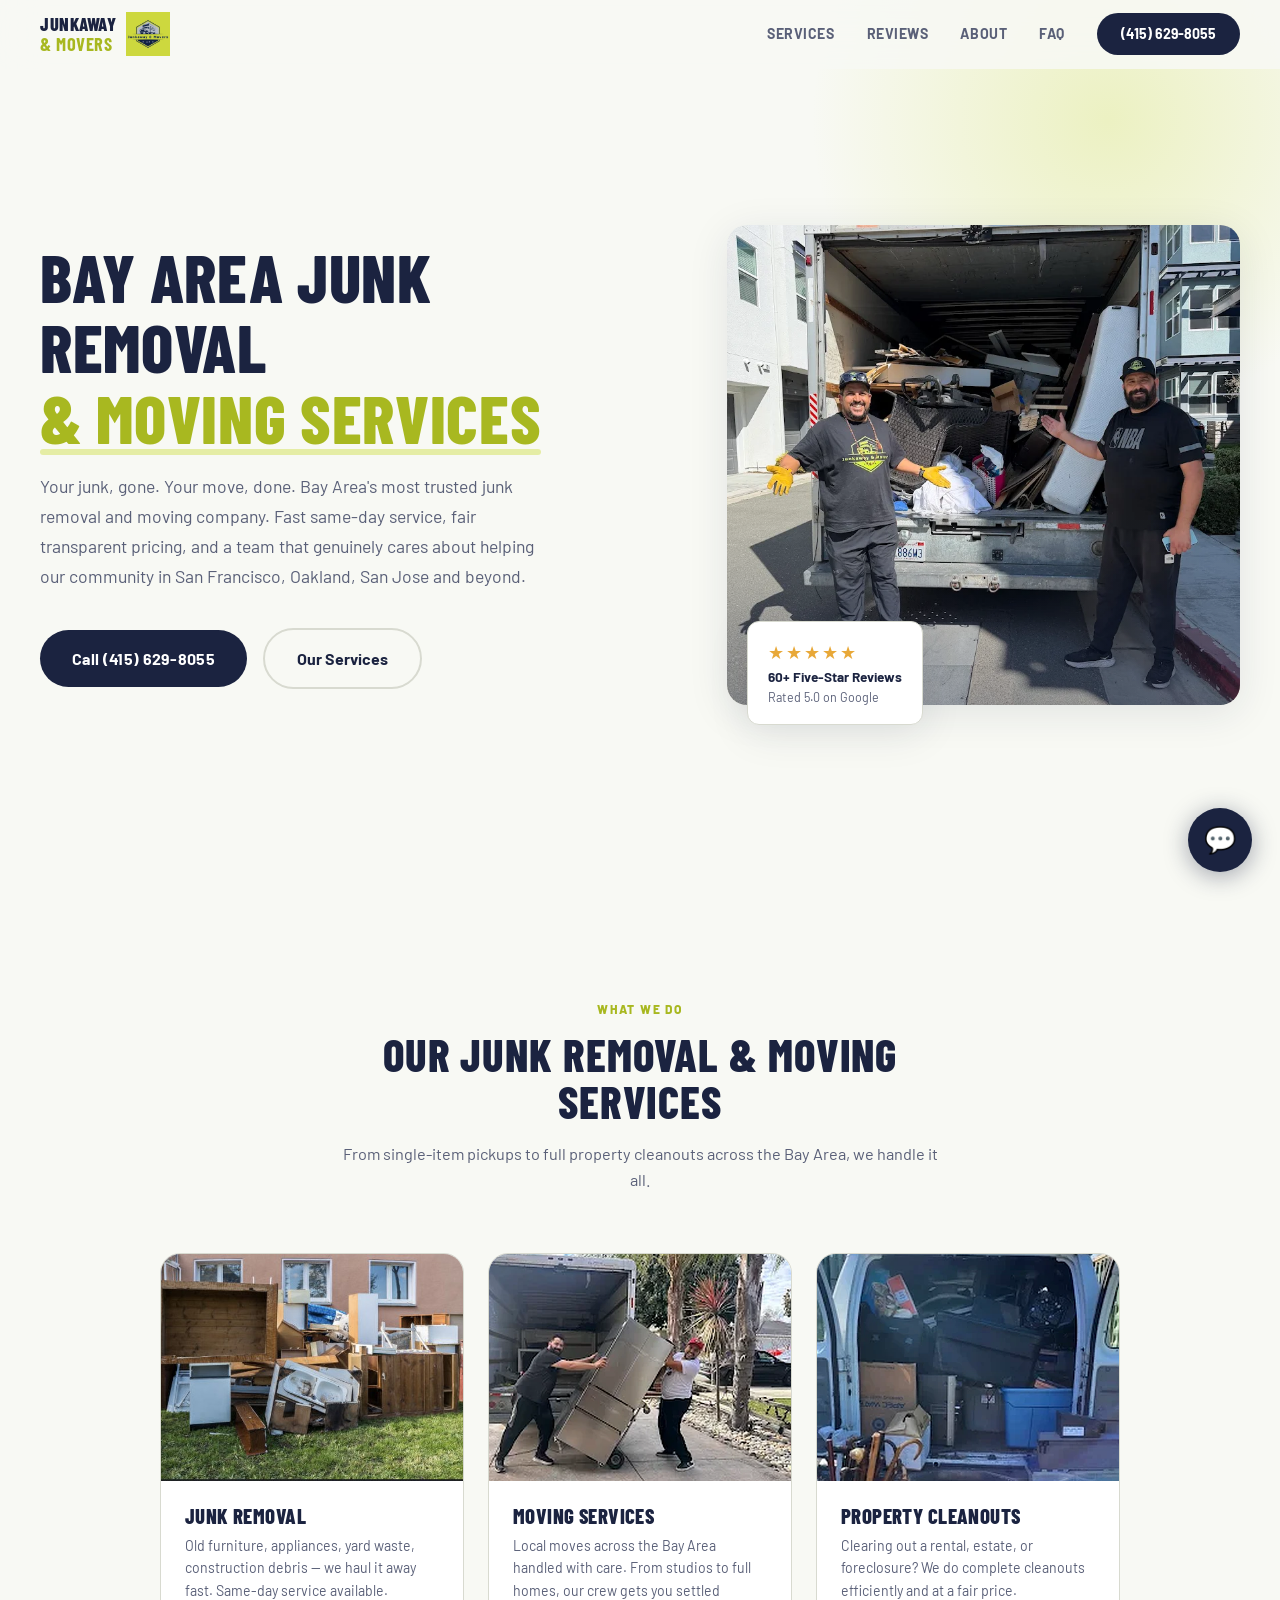
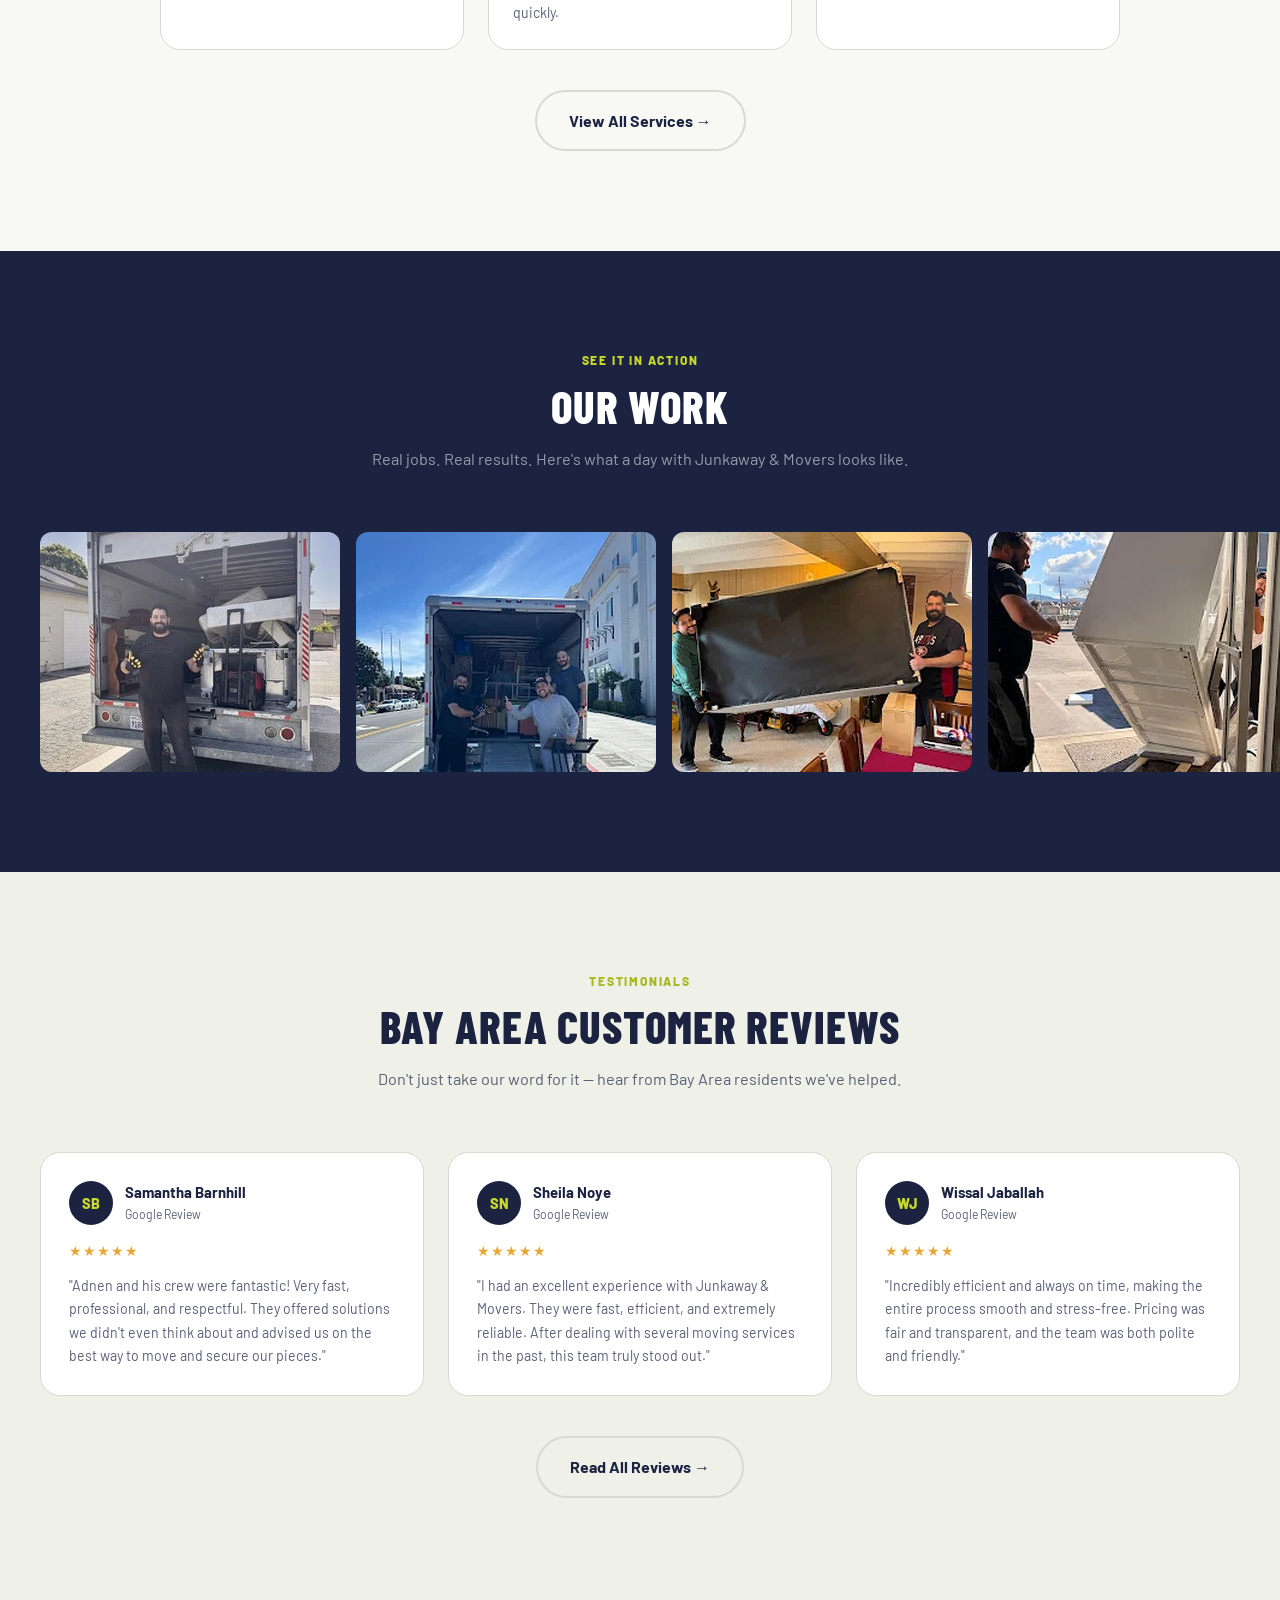
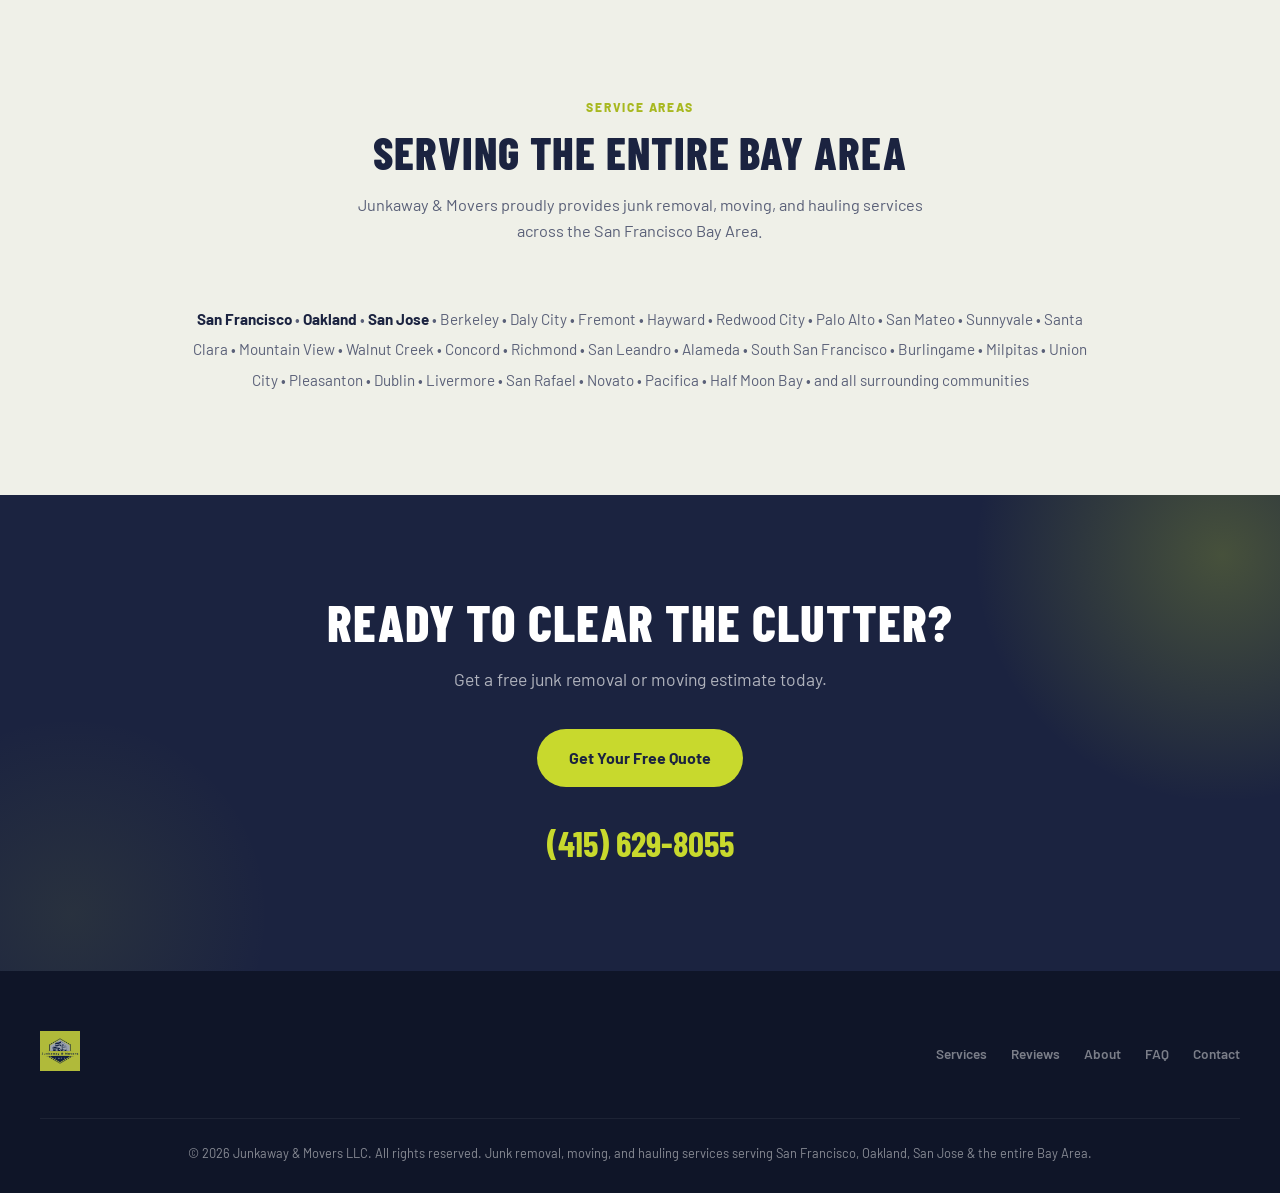
<file: index.html>
<!DOCTYPE html>
<html lang="en">
<head>
<meta charset="UTF-8">
<meta name="viewport" content="width=device-width, initial-scale=1.0">
<title>Junk Removal & Moving Services in Bay Area, CA | Junkaway & Movers LLC</title>
<meta name="description" content="Bay Area's top-rated junk removal and moving company. Same-day service, fair pricing, 60+ five-star Google reviews. Serving San Francisco, Oakland, San Jose & all Bay Area cities. Call (415) 629-8055 for a free quote.">
<meta name="robots" content="index, follow">
<link rel="canonical" href="https://www.junkawaymovers.com/">
<meta property="og:type" content="website">
<meta property="og:url" content="https://www.junkawaymovers.com/">
<meta property="og:title" content="Junk Removal & Moving Services in Bay Area, CA | Junkaway & Movers LLC">
<meta property="og:description" content="Bay Area's top-rated junk removal and moving company. Same-day service, fair pricing, 60+ five-star reviews.">
<meta property="og:image" content="https://www.junkawaymovers.com/junkaway-assets/hero-truck.webp">
<meta property="og:site_name" content="Junkaway & Movers LLC">
<meta name="geo.region" content="US-CA">
<meta name="geo.placename" content="San Francisco Bay Area">
<script type="application/ld+json">
{"@context":"https://schema.org","@type":"LocalBusiness","name":"Junkaway & Movers LLC","description":"Bay Area's top-rated junk removal, moving, furniture assembly, property cleanout, and heavy lifting service.","url":"https://www.junkawaymovers.com","telephone":"+1-415-629-8055","image":"https://www.junkawaymovers.com/junkaway-assets/hero-truck.webp","priceRange":"$$","address":{"@type":"PostalAddress","addressLocality":"San Francisco","addressRegion":"CA","addressCountry":"US"},"geo":{"@type":"GeoCoordinates","latitude":37.7749,"longitude":-122.4194},"areaServed":[{"@type":"City","name":"San Francisco"},{"@type":"City","name":"Oakland"},{"@type":"City","name":"San Jose"},{"@type":"City","name":"Daly City"},{"@type":"City","name":"Berkeley"},{"@type":"City","name":"Fremont"},{"@type":"City","name":"Hayward"},{"@type":"City","name":"Redwood City"},{"@type":"City","name":"Palo Alto"},{"@type":"City","name":"San Mateo"},{"@type":"City","name":"Sunnyvale"},{"@type":"City","name":"Santa Clara"}],"founder":{"@type":"Person","name":"Aymen"},"aggregateRating":{"@type":"AggregateRating","ratingValue":"5.0","reviewCount":"60","bestRating":"5","worstRating":"1"},"openingHoursSpecification":{"@type":"OpeningHoursSpecification","dayOfWeek":["Monday","Tuesday","Wednesday","Thursday","Friday","Saturday","Sunday"],"opens":"07:00","closes":"20:00"},"sameAs":[]}
</script>
<link href="https://fonts.googleapis.com/css2?family=Barlow+Condensed:wght@400;500;600;700;800;900&family=Barlow:wght@400;500;600;700&display=swap" rel="stylesheet">
<link rel="stylesheet" href="/style.css">
</head>
<body>
<nav id="navbar">
  <a href="/" class="nav-logo"><span class="nav-logo-text">Junkaway<br><span>&amp; Movers</span></span><img src="/junkaway-assets/logo.jpg" alt="Junkaway & Movers LLC Bay Area junk removal logo"></a>
  <button class="mobile-menu" id="mobileMenu" aria-label="Menu">☰</button>
  <div class="nav-links" id="navLinks">
    <a href="/services">Services</a>
    <a href="/reviews">Reviews</a>
    <a href="/about">About</a>
    <a href="/faq">FAQ</a>
    <a href="tel:4156298055" class="nav-cta">(415) 629-8055</a>
  </div>
</nav>
<div class="mobile-nav-overlay" id="mobileNavOverlay"></div>
<div class="mobile-nav-panel" id="mobileNavPanel">
  <a href="/services">Services</a>
  <a href="/reviews">Reviews</a>
  <a href="/about">About</a>
  <a href="/faq">FAQ</a>
  <a href="tel:4156298055" class="nav-cta-mobile">Call (415) 629-8055</a>
</div>

<section class="hero">
  <div class="hero-inner">
    <div class="hero-text">
      <h1>Bay Area Junk Removal <br><span>& Moving Services</span></h1>
      <p>Your junk, gone. Your move, done. Bay Area's most trusted junk removal and moving company. Fast same-day service, fair transparent pricing, and a team that genuinely cares about helping our community in San Francisco, Oakland, San Jose and beyond.</p>
      <div class="hero-actions">
        <a href="tel:4156298055" class="btn-primary">Call (415) 629-8055</a>
        <a href="/services" class="btn-secondary">Our Services</a>
      </div>
    </div>
    <div class="hero-visual">
      <div class="hero-img-main"><img src="/junkaway-assets/hero-truck.webp" alt="Junkaway and Movers crew with fully loaded junk removal truck in San Francisco Bay Area" loading="eager"></div>
      <div class="hero-badge-card"><div><div class="stars">★★★★★</div><div class="info">60+ Five-Star Reviews<span>Rated 5.0 on Google</span></div></div></div>
    </div>
  </div>
</section>

<!-- 3 SERVICES PREVIEW (desktop only) -->
<section class="section mobile-hide" id="services">
  <div class="section-header fade-up"><div class="tag">What We Do</div><h2>Our Junk Removal & Moving Services</h2><p>From single-item pickups to full property cleanouts across the Bay Area, we handle it all.</p></div>
  <div class="services-grid">
    <div class="service-card fade-up"><img class="card-img" src="/junkaway-assets/service-junk-removal.jpg" alt="Junk removal service in San Francisco Bay Area" loading="lazy"><div class="card-body"><h3>Junk Removal</h3><p>Old furniture, appliances, yard waste, construction debris — we haul it away fast. Same-day service available.</p></div></div>
    <div class="service-card fade-up"><img class="card-img" src="/junkaway-assets/service-moving.webp" alt="Local moving services in Bay Area California" loading="lazy"><div class="card-body"><h3>Moving Services</h3><p>Local moves across the Bay Area handled with care. From studios to full homes, our crew gets you settled quickly.</p></div></div>
    <div class="service-card fade-up"><img class="card-img" src="/junkaway-assets/service-property-cleanout.webp" alt="Property cleanout service Bay Area" loading="lazy"><div class="card-body"><h3>Property Cleanouts</h3><p>Clearing out a rental, estate, or foreclosure? We do complete cleanouts efficiently and at a fair price.</p></div></div>
  </div>
  <div style="text-align:center;margin-top:40px"><a href="/services" class="btn-secondary">View All Services →</a></div>
</section>

<!-- GALLERY -->
<section class="gallery-section" id="gallery">
  <div class="section-header fade-up"><div class="tag">See It In Action</div><h2>Our Work</h2><p>Real jobs. Real results. Here's what a day with Junkaway & Movers looks like.</p></div>
  <div class="gallery-scroll">
    <div class="gallery-item"><img loading="lazy" src="/junkaway-assets/gallery-full-truck.jpg" alt="Junkaway fully loaded junk removal truck Bay Area"><div class="overlay"><span>Full Truck Load</span></div></div>
    <div class="gallery-item"><img loading="lazy" src="/junkaway-assets/gallery-street-loading.webp" alt="Crew loading junk for removal"><div class="overlay"><span>Street Loading</span></div></div>
    <div class="gallery-item"><img loading="lazy" src="/junkaway-assets/gallery-furniture-moving.webp" alt="Indoor furniture moving service"><div class="overlay"><span>Furniture Moving</span></div></div>
    <div class="gallery-item"><img loading="lazy" src="/junkaway-assets/gallery-appliance-removal.webp" alt="Appliance removal Bay Area"><div class="overlay"><span>Appliance Removal</span></div></div>
    <div class="gallery-item"><img loading="lazy" src="/junkaway-assets/gallery-fridge-delivery.webp" alt="Refrigerator delivery"><div class="overlay"><span>Fridge Delivery</span></div></div>
    <div class="gallery-item"><img loading="lazy" src="/junkaway-assets/gallery-cleanup.webp" alt="Post delivery cleanup"><div class="overlay"><span>Post-Delivery Cleanup</span></div></div>
    <div class="gallery-item"><img loading="lazy" src="/junkaway-assets/gallery-ready-to-roll.webp" alt="Junkaway crew ready"><div class="overlay"><span>Ready to Roll</span></div></div>
    <div class="gallery-item"><img loading="lazy" src="/junkaway-assets/gallery-office-assembly.webp" alt="Office furniture assembly"><div class="overlay"><span>Office Assembly</span></div></div>
    <div class="gallery-item"><img loading="lazy" src="/junkaway-assets/gallery-large-delivery.webp" alt="Large item delivery"><div class="overlay"><span>Large Delivery</span></div></div>
    <div class="gallery-item"><img loading="lazy" src="/junkaway-assets/gallery-team.webp" alt="Junkaway team"><div class="overlay"><span>The Team</span></div></div>
    <div class="gallery-item"><img loading="lazy" src="/junkaway-assets/gallery-fun.webp" alt="Team having fun"><div class="overlay"><span>We Love What We Do</span></div></div>
    <div class="gallery-item"><img loading="lazy" src="/junkaway-assets/gallery-mattress-removal.webp" alt="Mattress removal recycling"><div class="overlay"><span>Mattress Removal</span></div></div>
    <div class="gallery-item"><img loading="lazy" src="/junkaway-assets/gallery-full-truck.jpg" alt="Full truck load"><div class="overlay"><span>Full Truck Load</span></div></div>
    <div class="gallery-item"><img loading="lazy" src="/junkaway-assets/gallery-street-loading.webp" alt="Street loading"><div class="overlay"><span>Street Loading</span></div></div>
    <div class="gallery-item"><img loading="lazy" src="/junkaway-assets/gallery-furniture-moving.webp" alt="Furniture moving"><div class="overlay"><span>Furniture Moving</span></div></div>
    <div class="gallery-item"><img loading="lazy" src="/junkaway-assets/gallery-appliance-removal.webp" alt="Appliance removal"><div class="overlay"><span>Appliance Removal</span></div></div>
    <div class="gallery-item"><img loading="lazy" src="/junkaway-assets/gallery-fridge-delivery.webp" alt="Fridge delivery"><div class="overlay"><span>Fridge Delivery</span></div></div>
    <div class="gallery-item"><img loading="lazy" src="/junkaway-assets/gallery-cleanup.webp" alt="Cleanup"><div class="overlay"><span>Post-Delivery Cleanup</span></div></div>
    <div class="gallery-item"><img loading="lazy" src="/junkaway-assets/gallery-ready-to-roll.webp" alt="Ready to roll"><div class="overlay"><span>Ready to Roll</span></div></div>
    <div class="gallery-item"><img loading="lazy" src="/junkaway-assets/gallery-office-assembly.webp" alt="Office assembly"><div class="overlay"><span>Office Assembly</span></div></div>
    <div class="gallery-item"><img loading="lazy" src="/junkaway-assets/gallery-large-delivery.webp" alt="Large delivery"><div class="overlay"><span>Large Delivery</span></div></div>
    <div class="gallery-item"><img loading="lazy" src="/junkaway-assets/gallery-team.webp" alt="Team"><div class="overlay"><span>The Team</span></div></div>
    <div class="gallery-item"><img loading="lazy" src="/junkaway-assets/gallery-fun.webp" alt="Fun"><div class="overlay"><span>We Love What We Do</span></div></div>
    <div class="gallery-item"><img loading="lazy" src="/junkaway-assets/gallery-mattress-removal.webp" alt="Mattress removal"><div class="overlay"><span>Mattress Removal</span></div></div>
  </div>
</section>

<!-- 3 REVIEWS PREVIEW (desktop only) -->
<section class="section reviews-section mobile-hide" id="reviews">
  <div class="section-header fade-up"><div class="tag">Testimonials</div><h2>Bay Area Customer Reviews</h2><p>Don't just take our word for it — hear from Bay Area residents we've helped.</p></div>
  <div class="reviews-grid" id="reviewsGridHome"></div>
  <div style="text-align:center;margin-top:40px"><a href="/reviews" class="btn-secondary">Read All Reviews →</a></div>
</section>

<!-- SERVICE AREAS -->
<section class="section" id="service-areas" style="background:var(--bg-warm)">
  <div class="section-header fade-up"><div class="tag">Service Areas</div><h2>Serving the Entire Bay Area</h2><p>Junkaway & Movers proudly provides junk removal, moving, and hauling services across the San Francisco Bay Area.</p></div>
  <div style="max-width:900px;margin:0 auto;text-align:center;color:var(--text-muted);font-size:0.95rem;line-height:2"><strong style="color:var(--navy)">San Francisco</strong> &bull; <strong style="color:var(--navy)">Oakland</strong> &bull; <strong style="color:var(--navy)">San Jose</strong> &bull; Berkeley &bull; Daly City &bull; Fremont &bull; Hayward &bull; Redwood City &bull; Palo Alto &bull; San Mateo &bull; Sunnyvale &bull; Santa Clara &bull; Mountain View &bull; Walnut Creek &bull; Concord &bull; Richmond &bull; San Leandro &bull; Alameda &bull; South San Francisco &bull; Burlingame &bull; Milpitas &bull; Union City &bull; Pleasanton &bull; Dublin &bull; Livermore &bull; San Rafael &bull; Novato &bull; Pacifica &bull; Half Moon Bay &bull; and all surrounding communities</div>
</section>

<section class="cta-section"><h2>Ready to Clear the Clutter?</h2><p>Get a free junk removal or moving estimate today.</p><a href="tel:4156298055" class="btn-accent">Get Your Free Quote</a><span class="cta-phone"><a href="tel:4156298055">(415) 629-8055</a></span></section>

<footer>
  <div class="footer-top"><div class="footer-logo"><img src="/junkaway-assets/logo.jpg" alt="Junkaway & Movers LLC"></div><div class="footer-links"><a href="/services">Services</a><a href="/reviews">Reviews</a><a href="/about">About</a><a href="/faq">FAQ</a><a href="tel:4156298055">Contact</a></div></div>
  <div class="copyright">&copy; 2026 Junkaway & Movers LLC. All rights reserved. Junk removal, moving, and hauling services serving San Francisco, Oakland, San Jose & the entire Bay Area.</div>
</footer>

<button class="chat-toggle" id="chatToggle" aria-label="Open chat">💬</button>
<div class="chat-window" id="chatWindow"><div class="chat-header"><span class="chat-header-dot"></span><div class="chat-header-info"><h4>Junkaway Assistant</h4><p>Automated — Not a human agent</p></div></div><div class="chat-messages" id="chatMessages"></div><div class="chat-disclaimer">🤖 AI assistant — connects you to Aymen via text. No pricing given here. Prefer to call? <a href="tel:4156298055">(415) 629-8055</a></div><div class="chat-input-area"><input type="text" id="chatInput" placeholder="Type your answer..." autocomplete="off"><button id="chatSend" aria-label="Send">➤</button></div></div>
<script src="/chatbot.js"></script>
<script src="/main.js"></script>
</body>
</html>
</file>
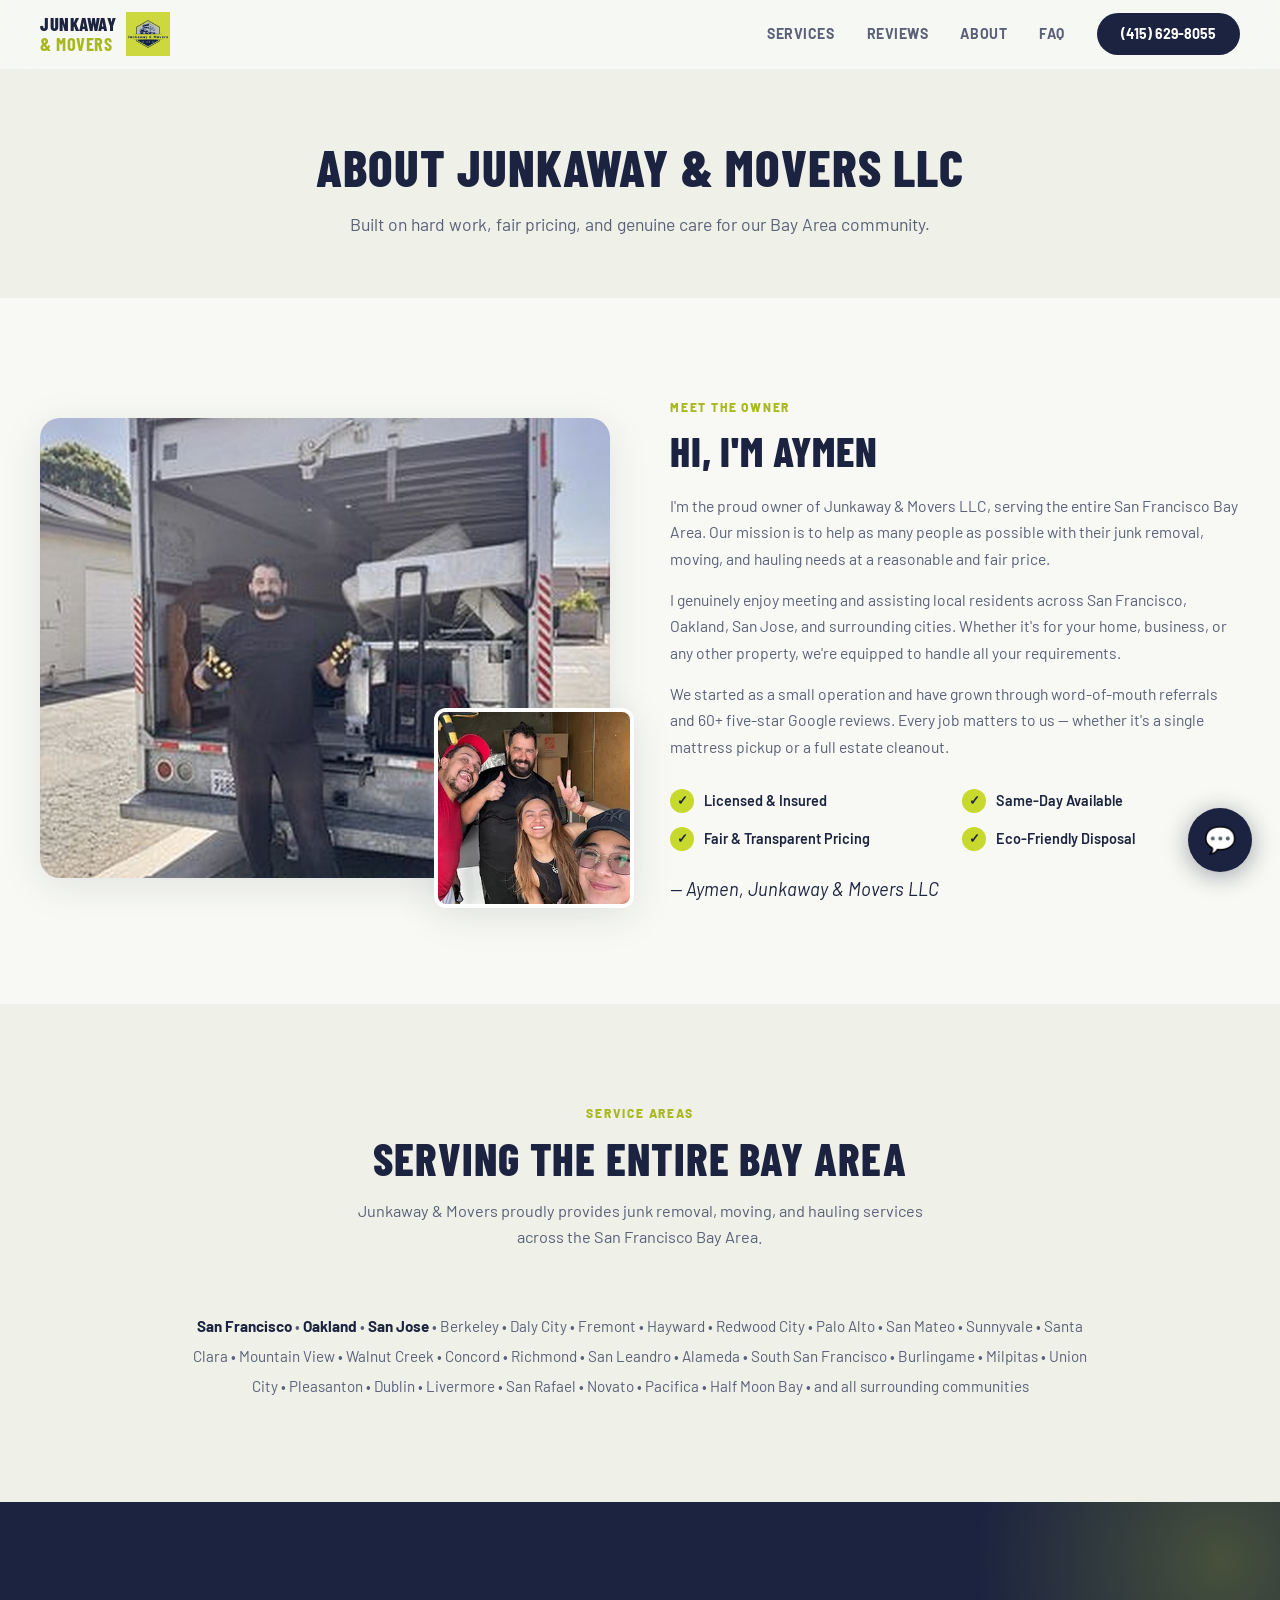
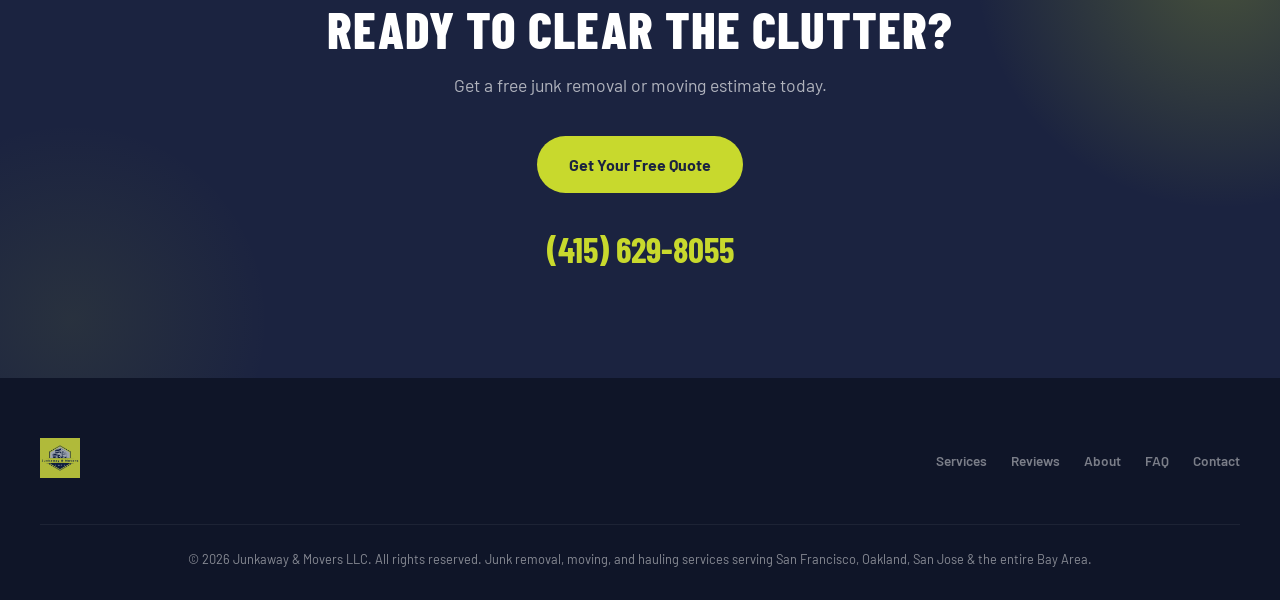
<file: about/index.html>
<!DOCTYPE html>
<html lang="en">
<head>
<meta charset="UTF-8">
<meta name="viewport" content="width=device-width, initial-scale=1.0">
<title>About Junkaway & Movers LLC | Bay Area's Trusted Junk Removal Team</title>
<meta name="description" content="Meet Aymen, owner of Junkaway & Movers LLC. Licensed and insured junk removal and moving company serving the San Francisco Bay Area with 60+ five-star reviews.">
<meta name="robots" content="index, follow">
<link rel="canonical" href="https://www.junkawaymovers.com/about">
<meta property="og:title" content="About Junkaway & Movers LLC | Bay Area Junk Removal">
<meta property="og:description" content="Meet Aymen and the Junkaway team. Licensed, insured, 60+ five-star reviews.">
<meta property="og:url" content="https://www.junkawaymovers.com/about">
<meta property="og:image" content="https://www.junkawaymovers.com/junkaway-assets/gallery-full-truck.jpg">
<meta property="og:site_name" content="Junkaway & Movers LLC">
<meta name="geo.region" content="US-CA">
<link href="https://fonts.googleapis.com/css2?family=Barlow+Condensed:wght@400;500;600;700;800;900&family=Barlow:wght@400;500;600;700&display=swap" rel="stylesheet">
<link rel="stylesheet" href="/style.css">
</head>
<body>
<nav id="navbar"><a href="/" class="nav-logo"><span class="nav-logo-text">Junkaway<br><span>&amp; Movers</span></span><img src="/junkaway-assets/logo.jpg" alt="Junkaway & Movers LLC logo"></a><button class="mobile-menu" id="mobileMenu" aria-label="Menu">☰</button><div class="nav-links" id="navLinks"><a href="/services">Services</a><a href="/reviews">Reviews</a><a href="/about">About</a><a href="/faq">FAQ</a><a href="tel:4156298055" class="nav-cta">(415) 629-8055</a></div></nav>
<div class="mobile-nav-overlay" id="mobileNavOverlay"></div>
<div class="mobile-nav-panel" id="mobileNavPanel"><a href="/services">Services</a><a href="/reviews">Reviews</a><a href="/about">About</a><a href="/faq">FAQ</a><a href="tel:4156298055" class="nav-cta-mobile">Call (415) 629-8055</a></div>
<header class="page-header"><h1>About Junkaway & Movers LLC</h1><p>Built on hard work, fair pricing, and genuine care for our Bay Area community.</p></header>
<section class="section" id="about">
  <div class="about-grid">
    <div class="about-img-wrap fade-up"><img src="/junkaway-assets/gallery-full-truck.jpg" alt="Aymen owner of Junkaway & Movers LLC with loaded truck"><div class="about-img-secondary"><img src="/junkaway-assets/gallery-team.webp" alt="The Junkaway & Movers crew"></div></div>
    <div class="about-content fade-up">
      <div class="tag" style="font-size:0.75rem;font-weight:800;text-transform:uppercase;letter-spacing:0.15em;color:var(--accent-dark);margin-bottom:12px">Meet The Owner</div>
      <h2>Hi, I'm Aymen</h2>
      <p>I'm the proud owner of Junkaway & Movers LLC, serving the entire San Francisco Bay Area. Our mission is to help as many people as possible with their junk removal, moving, and hauling needs at a reasonable and fair price.</p>
      <p>I genuinely enjoy meeting and assisting local residents across San Francisco, Oakland, San Jose, and surrounding cities. Whether it's for your home, business, or any other property, we're equipped to handle all your requirements.</p>
      <p>We started as a small operation and have grown through word-of-mouth referrals and 60+ five-star Google reviews. Every job matters to us — whether it's a single mattress pickup or a full estate cleanout.</p>
      <div class="about-features">
        <div class="about-feature"><span class="check">✓</span> Licensed & Insured</div>
        <div class="about-feature"><span class="check">✓</span> Same-Day Available</div>
        <div class="about-feature"><span class="check">✓</span> Fair & Transparent Pricing</div>
        <div class="about-feature"><span class="check">✓</span> Eco-Friendly Disposal</div>
      </div>
      <div class="signature" style="font-style:italic;color:var(--navy);font-size:1.15rem;margin-top:24px">— Aymen, Junkaway & Movers LLC</div>
    </div>
  </div>
</section>
<section class="section" id="service-areas" style="background:var(--bg-warm)">
  <div class="section-header fade-up"><div class="tag">Service Areas</div><h2>Serving the Entire Bay Area</h2><p>Junkaway & Movers proudly provides junk removal, moving, and hauling services across the San Francisco Bay Area.</p></div>
  <div style="max-width:900px;margin:0 auto;text-align:center;color:var(--text-muted);font-size:0.95rem;line-height:2"><strong style="color:var(--navy)">San Francisco</strong> &bull; <strong style="color:var(--navy)">Oakland</strong> &bull; <strong style="color:var(--navy)">San Jose</strong> &bull; Berkeley &bull; Daly City &bull; Fremont &bull; Hayward &bull; Redwood City &bull; Palo Alto &bull; San Mateo &bull; Sunnyvale &bull; Santa Clara &bull; Mountain View &bull; Walnut Creek &bull; Concord &bull; Richmond &bull; San Leandro &bull; Alameda &bull; South San Francisco &bull; Burlingame &bull; Milpitas &bull; Union City &bull; Pleasanton &bull; Dublin &bull; Livermore &bull; San Rafael &bull; Novato &bull; Pacifica &bull; Half Moon Bay &bull; and all surrounding communities</div>
</section>
<section class="cta-section"><h2>Ready to Clear the Clutter?</h2><p>Get a free junk removal or moving estimate today.</p><a href="tel:4156298055" class="btn-accent">Get Your Free Quote</a><span class="cta-phone"><a href="tel:4156298055">(415) 629-8055</a></span></section>
<footer><div class="footer-top"><div class="footer-logo"><img src="/junkaway-assets/logo.jpg" alt="Junkaway & Movers LLC"></div><div class="footer-links"><a href="/services">Services</a><a href="/reviews">Reviews</a><a href="/about">About</a><a href="/faq">FAQ</a><a href="tel:4156298055">Contact</a></div></div><div class="copyright">&copy; 2026 Junkaway & Movers LLC. All rights reserved. Junk removal, moving, and hauling services serving San Francisco, Oakland, San Jose &amp; the entire Bay Area.</div></footer>
<button class="chat-toggle" id="chatToggle" aria-label="Open chat">💬</button><div class="chat-window" id="chatWindow"><div class="chat-header"><span class="chat-header-dot"></span><div class="chat-header-info"><h4>Junkaway Assistant</h4><p>Automated — Not a human agent</p></div></div><div class="chat-messages" id="chatMessages"></div><div class="chat-disclaimer">🤖 AI assistant — connects you to Aymen via text. No pricing given here. Prefer to call? <a href="tel:4156298055">(415) 629-8055</a></div><div class="chat-input-area"><input type="text" id="chatInput" placeholder="Type your answer..." autocomplete="off"><button id="chatSend" aria-label="Send">➤</button></div></div><script src="/chatbot.js"></script><script src="/main.js"></script>
</body>
</html>
</file>
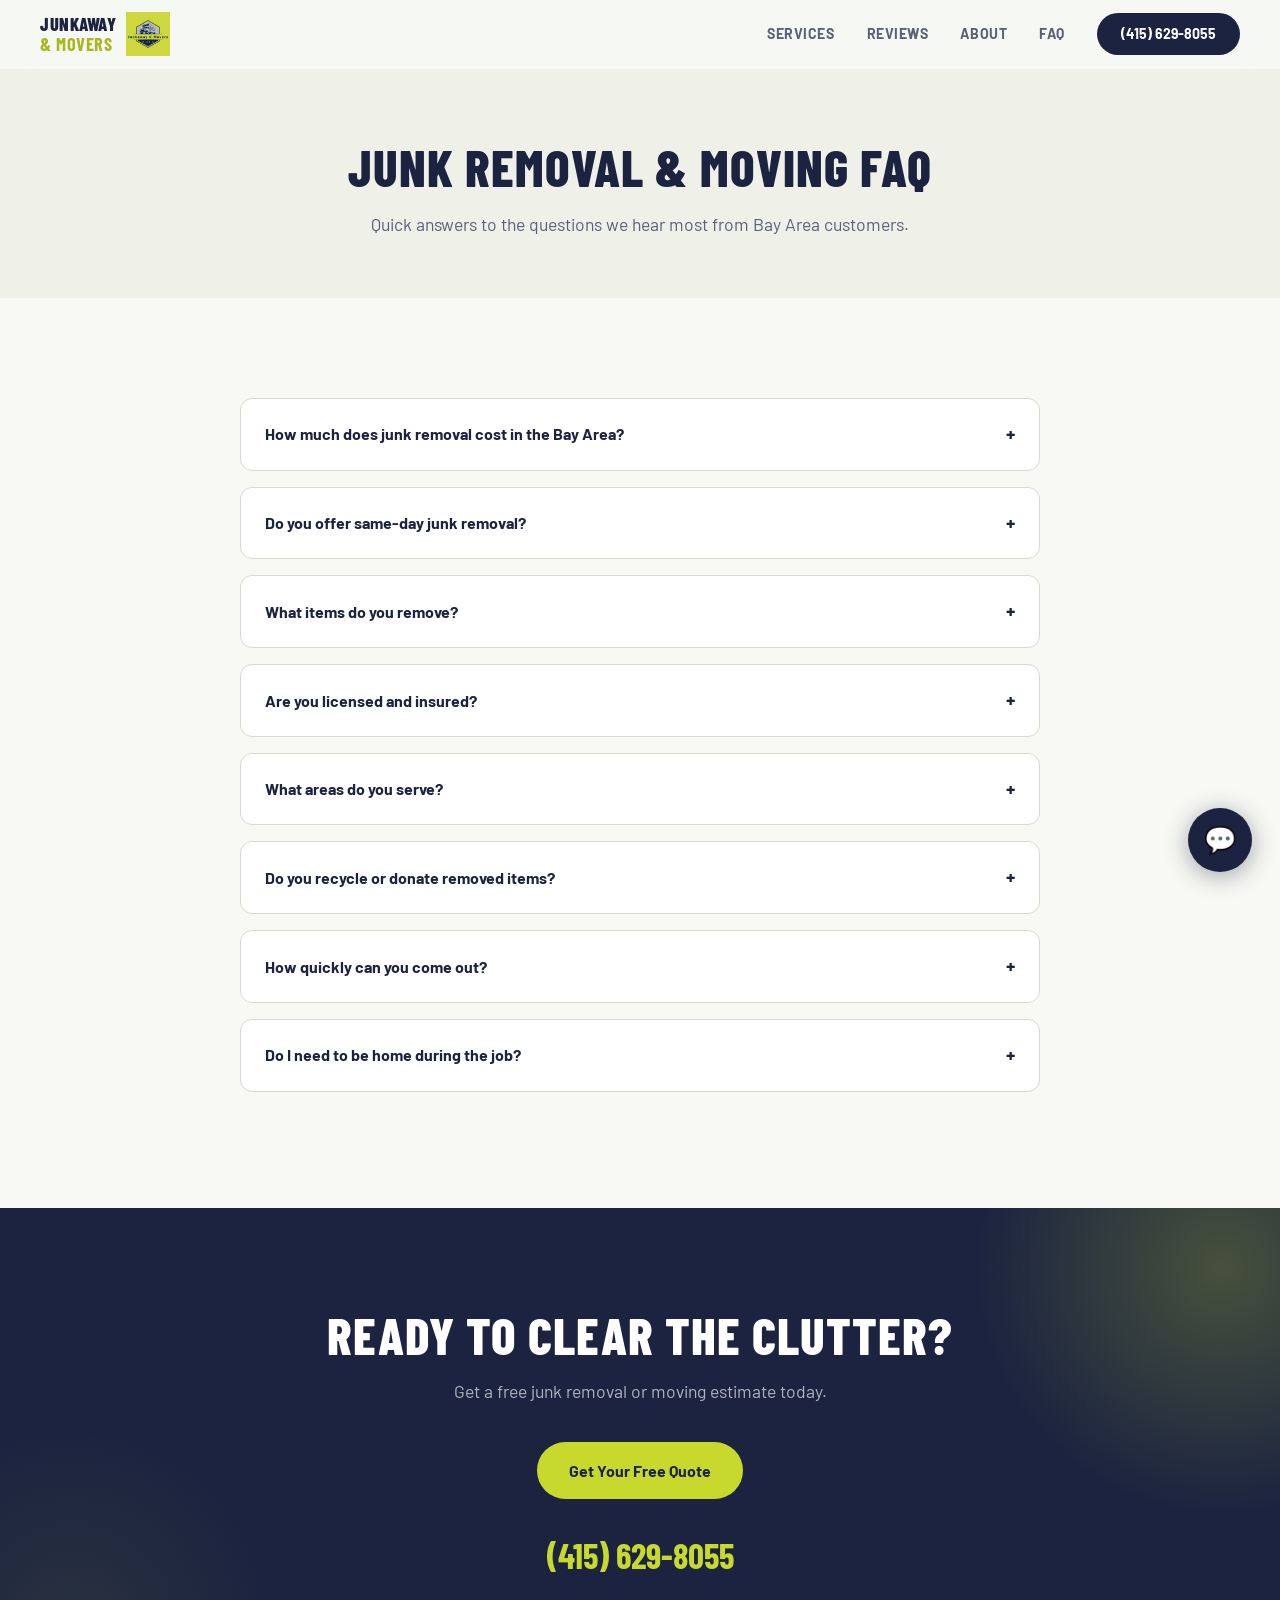
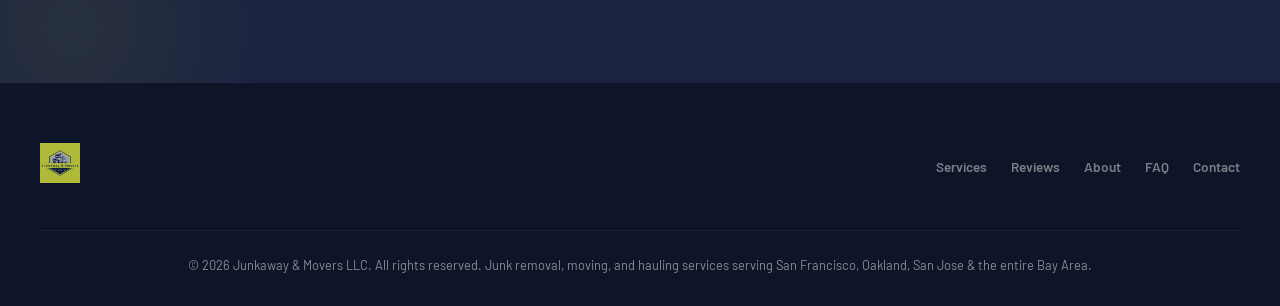
<file: faq/index.html>
<!DOCTYPE html>
<html lang="en">
<head>
<meta charset="UTF-8">
<meta name="viewport" content="width=device-width, initial-scale=1.0">
<title>Junk Removal & Moving FAQ | Junkaway & Movers LLC Bay Area</title>
<meta name="description" content="Frequently asked questions about junk removal and moving services in the Bay Area. Pricing, same-day service, what we remove, licensing, service areas, and eco-friendly disposal.">
<meta name="robots" content="index, follow">
<link rel="canonical" href="https://www.junkawaymovers.com/faq">
<meta property="og:title" content="Junk Removal & Moving FAQ | Junkaway & Movers LLC">
<meta property="og:description" content="Answers to common questions about Bay Area junk removal and moving services.">
<meta property="og:url" content="https://www.junkawaymovers.com/faq">
<meta property="og:image" content="https://www.junkawaymovers.com/junkaway-assets/hero-truck.webp">
<meta property="og:site_name" content="Junkaway & Movers LLC">
<meta name="geo.region" content="US-CA">
<script type="application/ld+json">
{"@context":"https://schema.org","@type":"FAQPage","mainEntity":[{"@type":"Question","name":"How much does junk removal cost in the Bay Area?","acceptedAnswer":{"@type":"Answer","text":"Pricing depends on the volume of junk and type of items being removed. Junkaway & Movers offers fair, transparent pricing with no hidden fees. Call (415) 629-8055 for a free estimate."}},{"@type":"Question","name":"Do you offer same-day junk removal?","acceptedAnswer":{"@type":"Answer","text":"Yes! We offer same-day junk removal service throughout the Bay Area, subject to availability."}},{"@type":"Question","name":"What items do you remove?","acceptedAnswer":{"@type":"Answer","text":"We remove furniture, appliances, mattresses, electronics, yard waste, construction debris, and more. We also handle full property cleanouts."}},{"@type":"Question","name":"Are you licensed and insured?","acceptedAnswer":{"@type":"Answer","text":"Yes, Junkaway & Movers LLC is fully licensed and insured for junk removal and moving services in California."}},{"@type":"Question","name":"What areas do you serve?","acceptedAnswer":{"@type":"Answer","text":"We serve the entire San Francisco Bay Area including San Francisco, Oakland, San Jose, Berkeley, Fremont, Daly City, Hayward, Redwood City, Palo Alto, San Mateo, Sunnyvale, Santa Clara, and all surrounding communities."}},{"@type":"Question","name":"Do you recycle or donate removed items?","acceptedAnswer":{"@type":"Answer","text":"Absolutely. We sort all items and donate usable goods to local charities and recycle materials whenever possible."}}]}
</script>
<link href="https://fonts.googleapis.com/css2?family=Barlow+Condensed:wght@400;500;600;700;800;900&family=Barlow:wght@400;500;600;700&display=swap" rel="stylesheet">
<link rel="stylesheet" href="/style.css">
</head>
<body>
<nav id="navbar"><a href="/" class="nav-logo"><span class="nav-logo-text">Junkaway<br><span>&amp; Movers</span></span><img src="/junkaway-assets/logo.jpg" alt="Junkaway & Movers LLC logo"></a><button class="mobile-menu" id="mobileMenu" aria-label="Menu">☰</button><div class="nav-links" id="navLinks"><a href="/services">Services</a><a href="/reviews">Reviews</a><a href="/about">About</a><a href="/faq">FAQ</a><a href="tel:4156298055" class="nav-cta">(415) 629-8055</a></div></nav>
<div class="mobile-nav-overlay" id="mobileNavOverlay"></div>
<div class="mobile-nav-panel" id="mobileNavPanel"><a href="/services">Services</a><a href="/reviews">Reviews</a><a href="/about">About</a><a href="/faq">FAQ</a><a href="tel:4156298055" class="nav-cta-mobile">Call (415) 629-8055</a></div>
<header class="page-header"><h1>Junk Removal & Moving FAQ</h1><p>Quick answers to the questions we hear most from Bay Area customers.</p></header>
<section class="section">
  <div style="max-width:800px;margin:0 auto">
    <details style="margin-bottom:16px;border:1px solid var(--border);border-radius:var(--radius);background:var(--white);padding:0"><summary style="padding:20px 24px;cursor:pointer;font-weight:700;font-size:1rem;color:var(--navy);list-style:none;display:flex;justify-content:space-between;align-items:center">How much does junk removal cost in the Bay Area? <span style="font-size:1.2rem">+</span></summary><div style="padding:0 24px 20px;color:var(--text-muted);font-size:0.92rem;line-height:1.7">Pricing depends on the volume of junk and type of items being removed. We offer fair, transparent pricing with no hidden fees. Call <a href="tel:4156298055" style="color:var(--navy);font-weight:700">(415) 629-8055</a> for a free, no-obligation estimate.</div></details>
    <details style="margin-bottom:16px;border:1px solid var(--border);border-radius:var(--radius);background:var(--white);padding:0"><summary style="padding:20px 24px;cursor:pointer;font-weight:700;font-size:1rem;color:var(--navy);list-style:none;display:flex;justify-content:space-between;align-items:center">Do you offer same-day junk removal? <span style="font-size:1.2rem">+</span></summary><div style="padding:0 24px 20px;color:var(--text-muted);font-size:0.92rem;line-height:1.7">Yes! We offer same-day junk removal service throughout the San Francisco Bay Area, subject to availability. Give us a call to check today's schedule.</div></details>
    <details style="margin-bottom:16px;border:1px solid var(--border);border-radius:var(--radius);background:var(--white);padding:0"><summary style="padding:20px 24px;cursor:pointer;font-weight:700;font-size:1rem;color:var(--navy);list-style:none;display:flex;justify-content:space-between;align-items:center">What items do you remove? <span style="font-size:1.2rem">+</span></summary><div style="padding:0 24px 20px;color:var(--text-muted);font-size:0.92rem;line-height:1.7">We remove furniture, appliances, mattresses, electronics, yard waste, construction debris, and more. We also handle full property cleanouts for rentals, estates, and foreclosures. We sort items for recycling and donation whenever possible.</div></details>
    <details style="margin-bottom:16px;border:1px solid var(--border);border-radius:var(--radius);background:var(--white);padding:0"><summary style="padding:20px 24px;cursor:pointer;font-weight:700;font-size:1rem;color:var(--navy);list-style:none;display:flex;justify-content:space-between;align-items:center">Are you licensed and insured? <span style="font-size:1.2rem">+</span></summary><div style="padding:0 24px 20px;color:var(--text-muted);font-size:0.92rem;line-height:1.7">Yes, Junkaway & Movers LLC is fully licensed and insured for junk removal and moving services in California. Your belongings and property are protected.</div></details>
    <details style="margin-bottom:16px;border:1px solid var(--border);border-radius:var(--radius);background:var(--white);padding:0"><summary style="padding:20px 24px;cursor:pointer;font-weight:700;font-size:1rem;color:var(--navy);list-style:none;display:flex;justify-content:space-between;align-items:center">What areas do you serve? <span style="font-size:1.2rem">+</span></summary><div style="padding:0 24px 20px;color:var(--text-muted);font-size:0.92rem;line-height:1.7">We serve the entire San Francisco Bay Area including San Francisco, Oakland, San Jose, Berkeley, Fremont, Daly City, Hayward, Redwood City, Palo Alto, San Mateo, Sunnyvale, Santa Clara, and all surrounding communities.</div></details>
    <details style="margin-bottom:16px;border:1px solid var(--border);border-radius:var(--radius);background:var(--white);padding:0"><summary style="padding:20px 24px;cursor:pointer;font-weight:700;font-size:1rem;color:var(--navy);list-style:none;display:flex;justify-content:space-between;align-items:center">Do you recycle or donate removed items? <span style="font-size:1.2rem">+</span></summary><div style="padding:0 24px 20px;color:var(--text-muted);font-size:0.92rem;line-height:1.7">Absolutely. We're committed to eco-friendly disposal. We sort all items and donate usable goods to local charities and recycle materials whenever possible, keeping as much as we can out of landfills.</div></details>
    <details style="margin-bottom:16px;border:1px solid var(--border);border-radius:var(--radius);background:var(--white);padding:0"><summary style="padding:20px 24px;cursor:pointer;font-weight:700;font-size:1rem;color:var(--navy);list-style:none;display:flex;justify-content:space-between;align-items:center">How quickly can you come out? <span style="font-size:1.2rem">+</span></summary><div style="padding:0 24px 20px;color:var(--text-muted);font-size:0.92rem;line-height:1.7">We often do same-day or next-day jobs depending on availability. For urgent requests, give us a call and we'll do our best to accommodate your timeline. We're known for being fast and responsive.</div></details>
    <details style="margin-bottom:16px;border:1px solid var(--border);border-radius:var(--radius);background:var(--white);padding:0"><summary style="padding:20px 24px;cursor:pointer;font-weight:700;font-size:1rem;color:var(--navy);list-style:none;display:flex;justify-content:space-between;align-items:center">Do I need to be home during the job? <span style="font-size:1.2rem">+</span></summary><div style="padding:0 24px 20px;color:var(--text-muted);font-size:0.92rem;line-height:1.7">It's helpful but not always required. For junk removal, you can point out what needs to go and we'll handle the rest. For moving jobs, we recommend being present. Just let us know your situation and we'll work with you.</div></details>
  </div>
</section>
<section class="cta-section"><h2>Ready to Clear the Clutter?</h2><p>Get a free junk removal or moving estimate today.</p><a href="tel:4156298055" class="btn-accent">Get Your Free Quote</a><span class="cta-phone"><a href="tel:4156298055">(415) 629-8055</a></span></section>
<footer><div class="footer-top"><div class="footer-logo"><img src="/junkaway-assets/logo.jpg" alt="Junkaway & Movers LLC"></div><div class="footer-links"><a href="/services">Services</a><a href="/reviews">Reviews</a><a href="/about">About</a><a href="/faq">FAQ</a><a href="tel:4156298055">Contact</a></div></div><div class="copyright">&copy; 2026 Junkaway & Movers LLC. All rights reserved. Junk removal, moving, and hauling services serving San Francisco, Oakland, San Jose &amp; the entire Bay Area.</div></footer>
<button class="chat-toggle" id="chatToggle" aria-label="Open chat">💬</button><div class="chat-window" id="chatWindow"><div class="chat-header"><span class="chat-header-dot"></span><div class="chat-header-info"><h4>Junkaway Assistant</h4><p>Automated — Not a human agent</p></div></div><div class="chat-messages" id="chatMessages"></div><div class="chat-disclaimer">🤖 AI assistant — connects you to Aymen via text. No pricing given here. Prefer to call? <a href="tel:4156298055">(415) 629-8055</a></div><div class="chat-input-area"><input type="text" id="chatInput" placeholder="Type your answer..." autocomplete="off"><button id="chatSend" aria-label="Send">➤</button></div></div><script src="/chatbot.js"></script><script src="/main.js"></script>
</body>
</html>
</file>
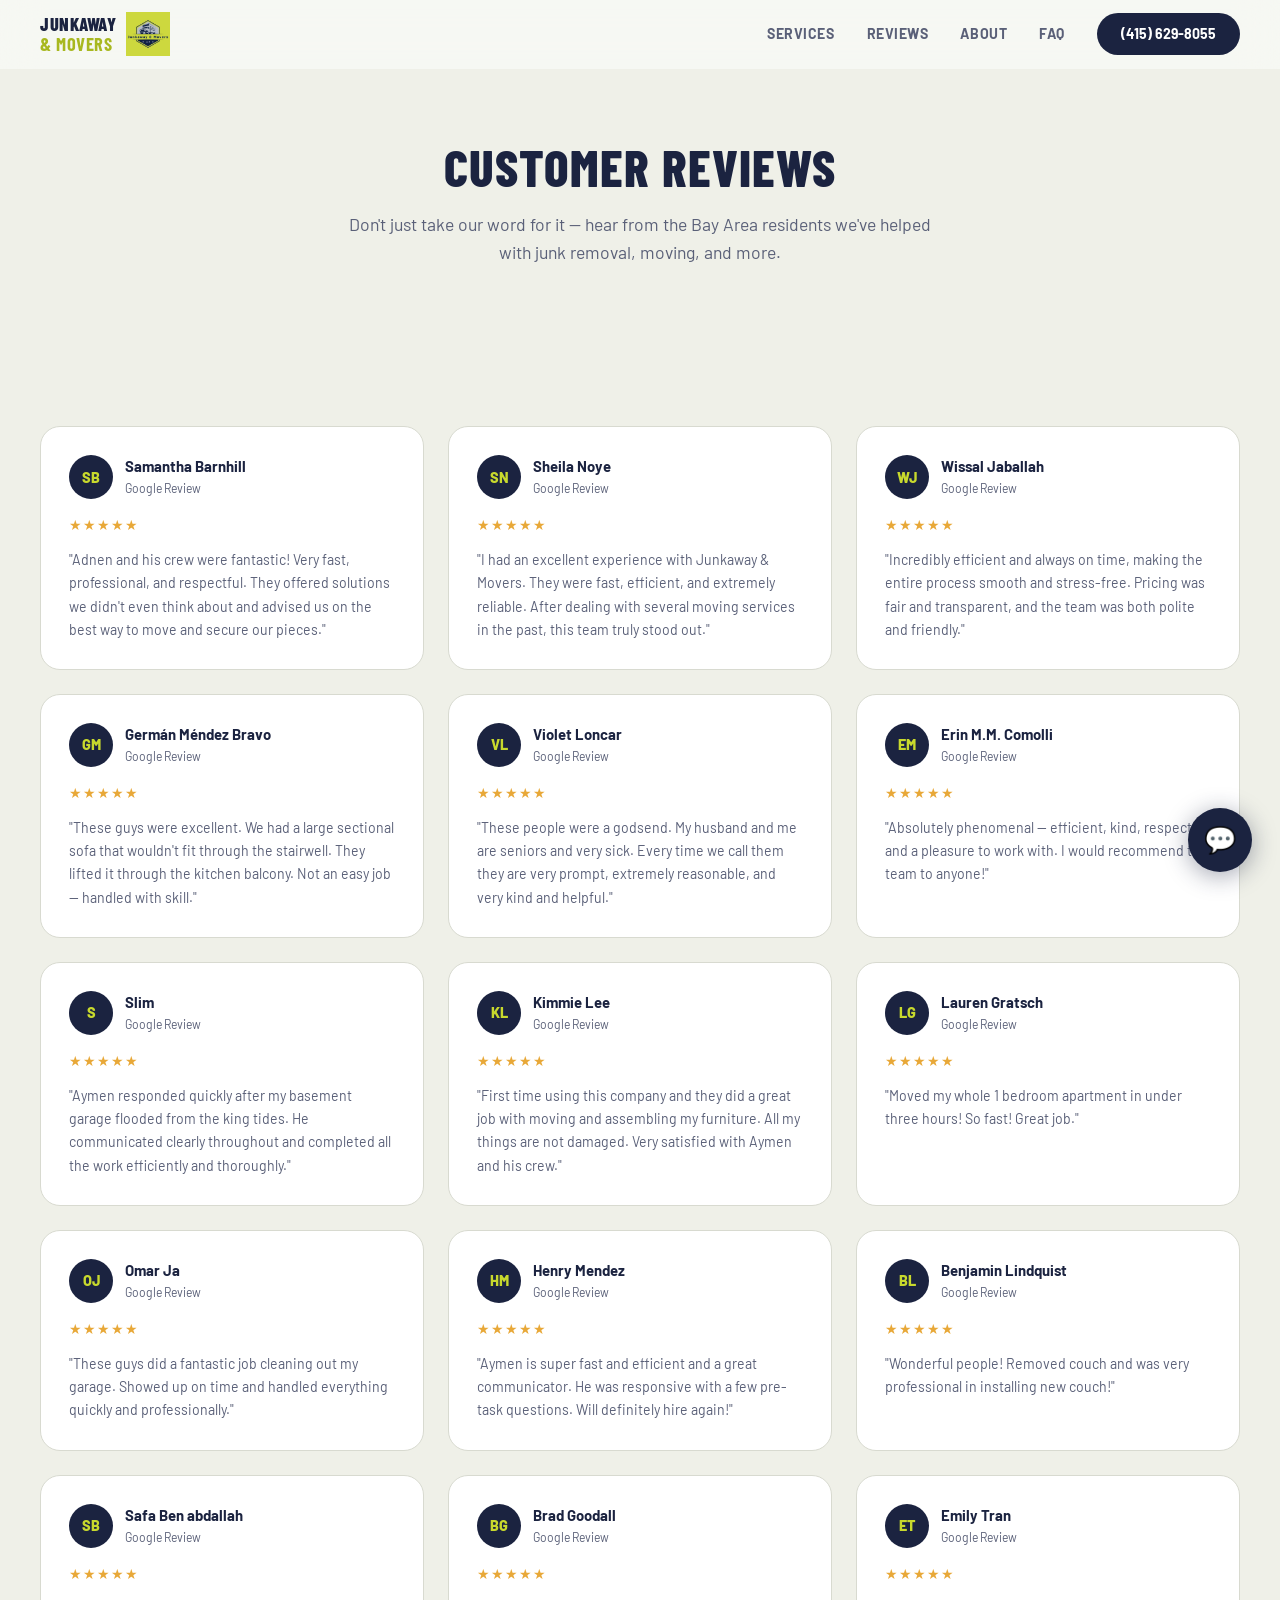
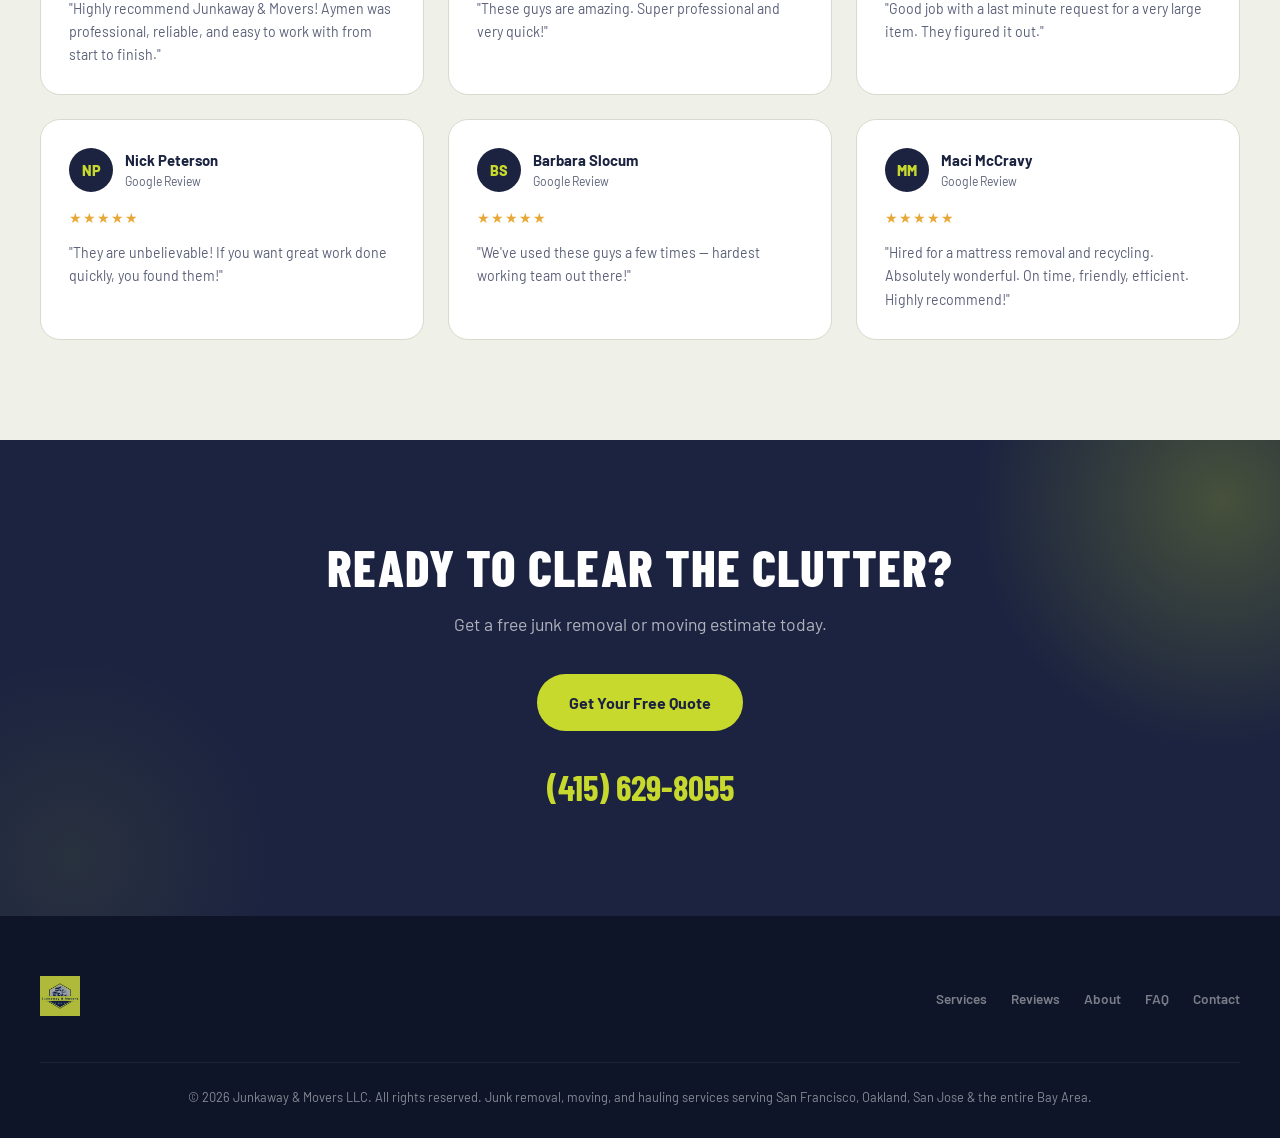
<file: reviews/index.html>
<!DOCTYPE html>
<html lang="en">
<head>
<meta charset="UTF-8">
<meta name="viewport" content="width=device-width, initial-scale=1.0">
<title>Customer Reviews | Junkaway & Movers LLC Bay Area Junk Removal</title>
<meta name="description" content="Read 60+ five-star Google reviews from Bay Area customers. See why Junkaway & Movers is the top-rated junk removal and moving company in San Francisco, Oakland, and San Jose.">
<meta name="robots" content="index, follow">
<link rel="canonical" href="https://www.junkawaymovers.com/reviews">
<meta property="og:title" content="Customer Reviews | Junkaway & Movers LLC">
<meta property="og:description" content="60+ five-star reviews from Bay Area customers.">
<meta property="og:url" content="https://www.junkawaymovers.com/reviews">
<meta property="og:image" content="https://www.junkawaymovers.com/junkaway-assets/hero-truck.webp">
<meta property="og:site_name" content="Junkaway & Movers LLC">
<meta name="geo.region" content="US-CA">
<link href="https://fonts.googleapis.com/css2?family=Barlow+Condensed:wght@400;500;600;700;800;900&family=Barlow:wght@400;500;600;700&display=swap" rel="stylesheet">
<link rel="stylesheet" href="/style.css">
</head>
<body>
<nav id="navbar"><a href="/" class="nav-logo"><span class="nav-logo-text">Junkaway<br><span>&amp; Movers</span></span><img src="/junkaway-assets/logo.jpg" alt="Junkaway & Movers LLC logo"></a><button class="mobile-menu" id="mobileMenu" aria-label="Menu">☰</button><div class="nav-links" id="navLinks"><a href="/services">Services</a><a href="/reviews">Reviews</a><a href="/about">About</a><a href="/faq">FAQ</a><a href="tel:4156298055" class="nav-cta">(415) 629-8055</a></div></nav>
<div class="mobile-nav-overlay" id="mobileNavOverlay"></div>
<div class="mobile-nav-panel" id="mobileNavPanel"><a href="/services">Services</a><a href="/reviews">Reviews</a><a href="/about">About</a><a href="/faq">FAQ</a><a href="tel:4156298055" class="nav-cta-mobile">Call (415) 629-8055</a></div>
<header class="page-header"><h1>Customer Reviews</h1><p>Don't just take our word for it — hear from the Bay Area residents we've helped with junk removal, moving, and more.</p></header>

<!-- MOBILE REVIEWS CAROUSEL -->
<div class="carousel-wrap" id="reviewsCarousel">
  <div class="section" style="padding-bottom:20px">
    <div class="carousel-track" id="reviewsCarouselTrack"></div>
    <div class="carousel-controls">
      <button class="carousel-arrow carousel-prev" aria-label="Previous">‹</button>
      <div class="carousel-dots" id="reviewsCarouselDots"></div>
      <button class="carousel-arrow carousel-next" aria-label="Next">›</button>
    </div>
  </div>
</div>

<!-- DESKTOP GRID -->
<section class="section reviews-section mobile-hide-grid">
  <div class="reviews-grid" id="reviewsGridFull"></div>
</section>
<section class="cta-section"><h2>Ready to Clear the Clutter?</h2><p>Get a free junk removal or moving estimate today.</p><a href="tel:4156298055" class="btn-accent">Get Your Free Quote</a><span class="cta-phone"><a href="tel:4156298055">(415) 629-8055</a></span></section>
<footer><div class="footer-top"><div class="footer-logo"><img src="/junkaway-assets/logo.jpg" alt="Junkaway & Movers LLC"></div><div class="footer-links"><a href="/services">Services</a><a href="/reviews">Reviews</a><a href="/about">About</a><a href="/faq">FAQ</a><a href="tel:4156298055">Contact</a></div></div><div class="copyright">&copy; 2026 Junkaway & Movers LLC. All rights reserved. Junk removal, moving, and hauling services serving San Francisco, Oakland, San Jose &amp; the entire Bay Area.</div></footer>
<button class="chat-toggle" id="chatToggle" aria-label="Open chat">💬</button><div class="chat-window" id="chatWindow"><div class="chat-header"><span class="chat-header-dot"></span><div class="chat-header-info"><h4>Junkaway Assistant</h4><p>Automated — Not a human agent</p></div></div><div class="chat-messages" id="chatMessages"></div><div class="chat-disclaimer">🤖 AI assistant — connects you to Aymen via text. No pricing given here. Prefer to call? <a href="tel:4156298055">(415) 629-8055</a></div><div class="chat-input-area"><input type="text" id="chatInput" placeholder="Type your answer..." autocomplete="off"><button id="chatSend" aria-label="Send">➤</button></div></div><script src="/chatbot.js"></script><script src="/main.js"></script>
</body>
</html>
</file>
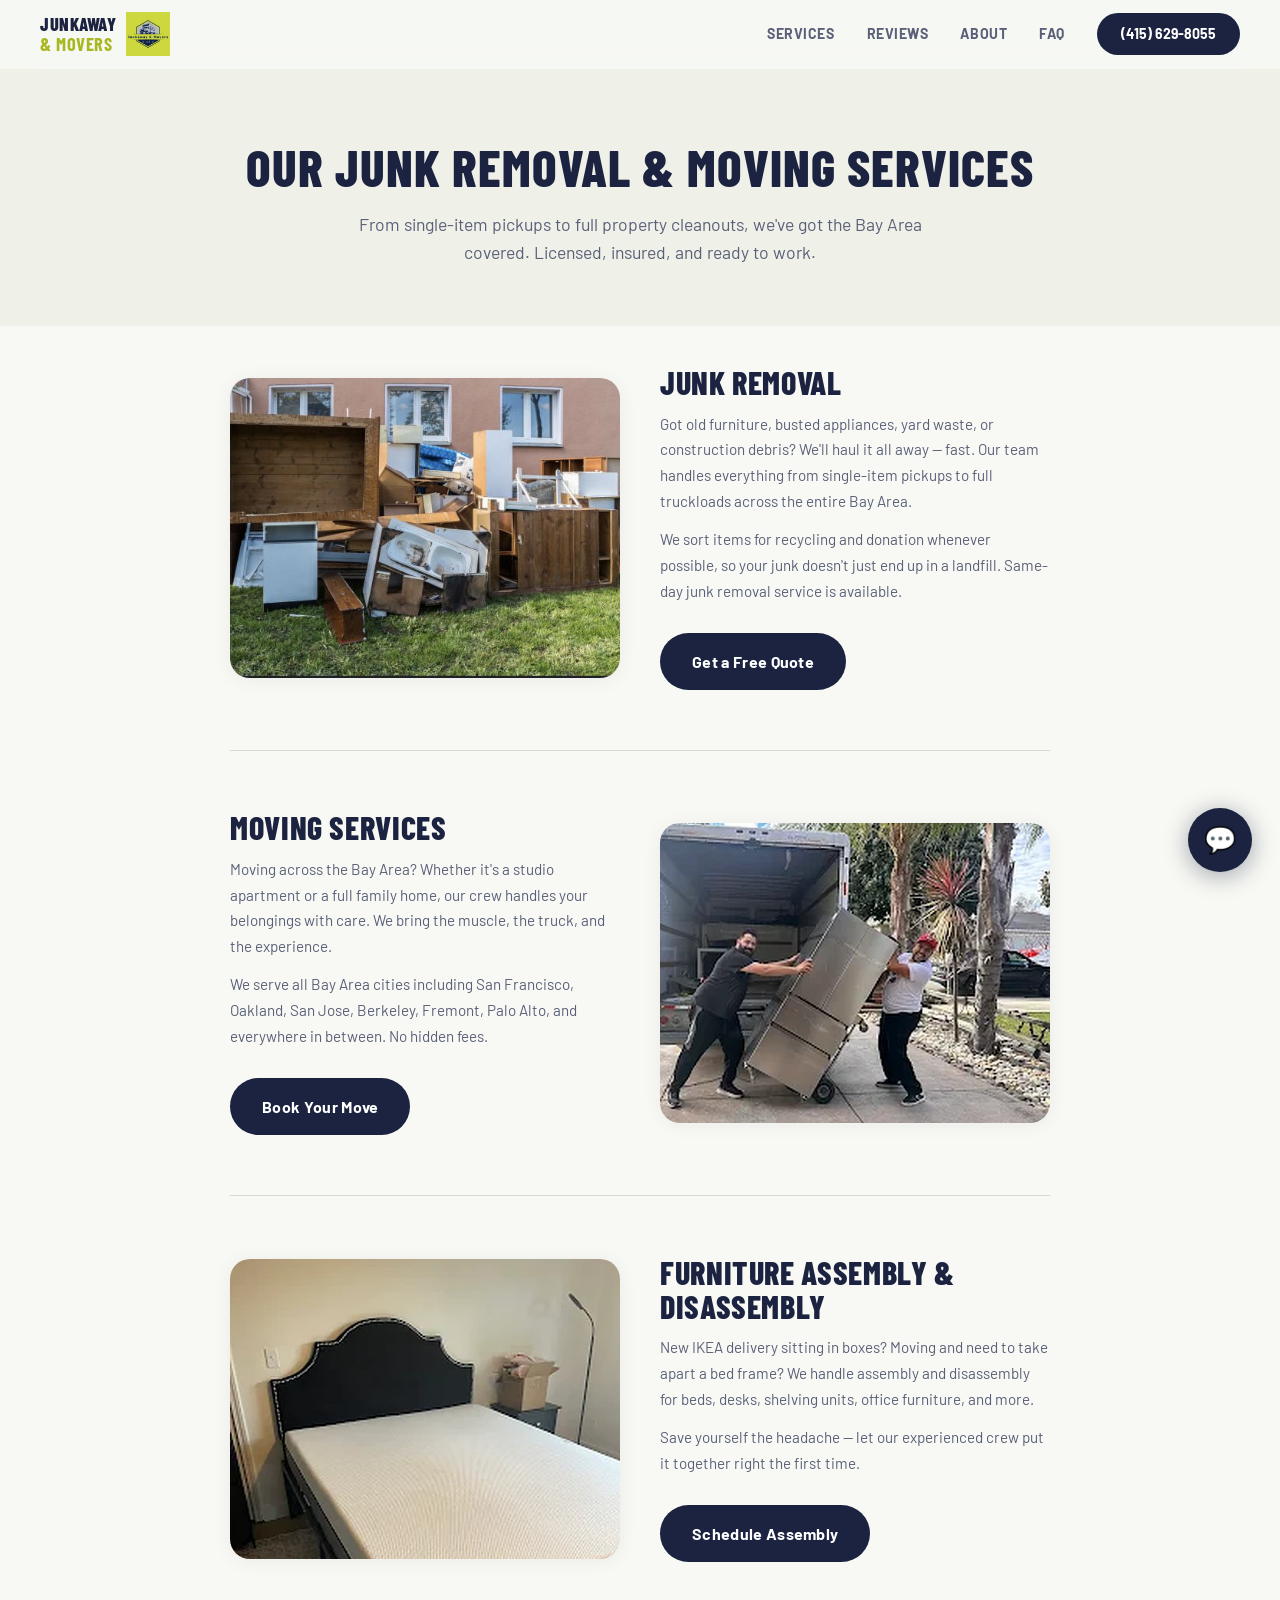
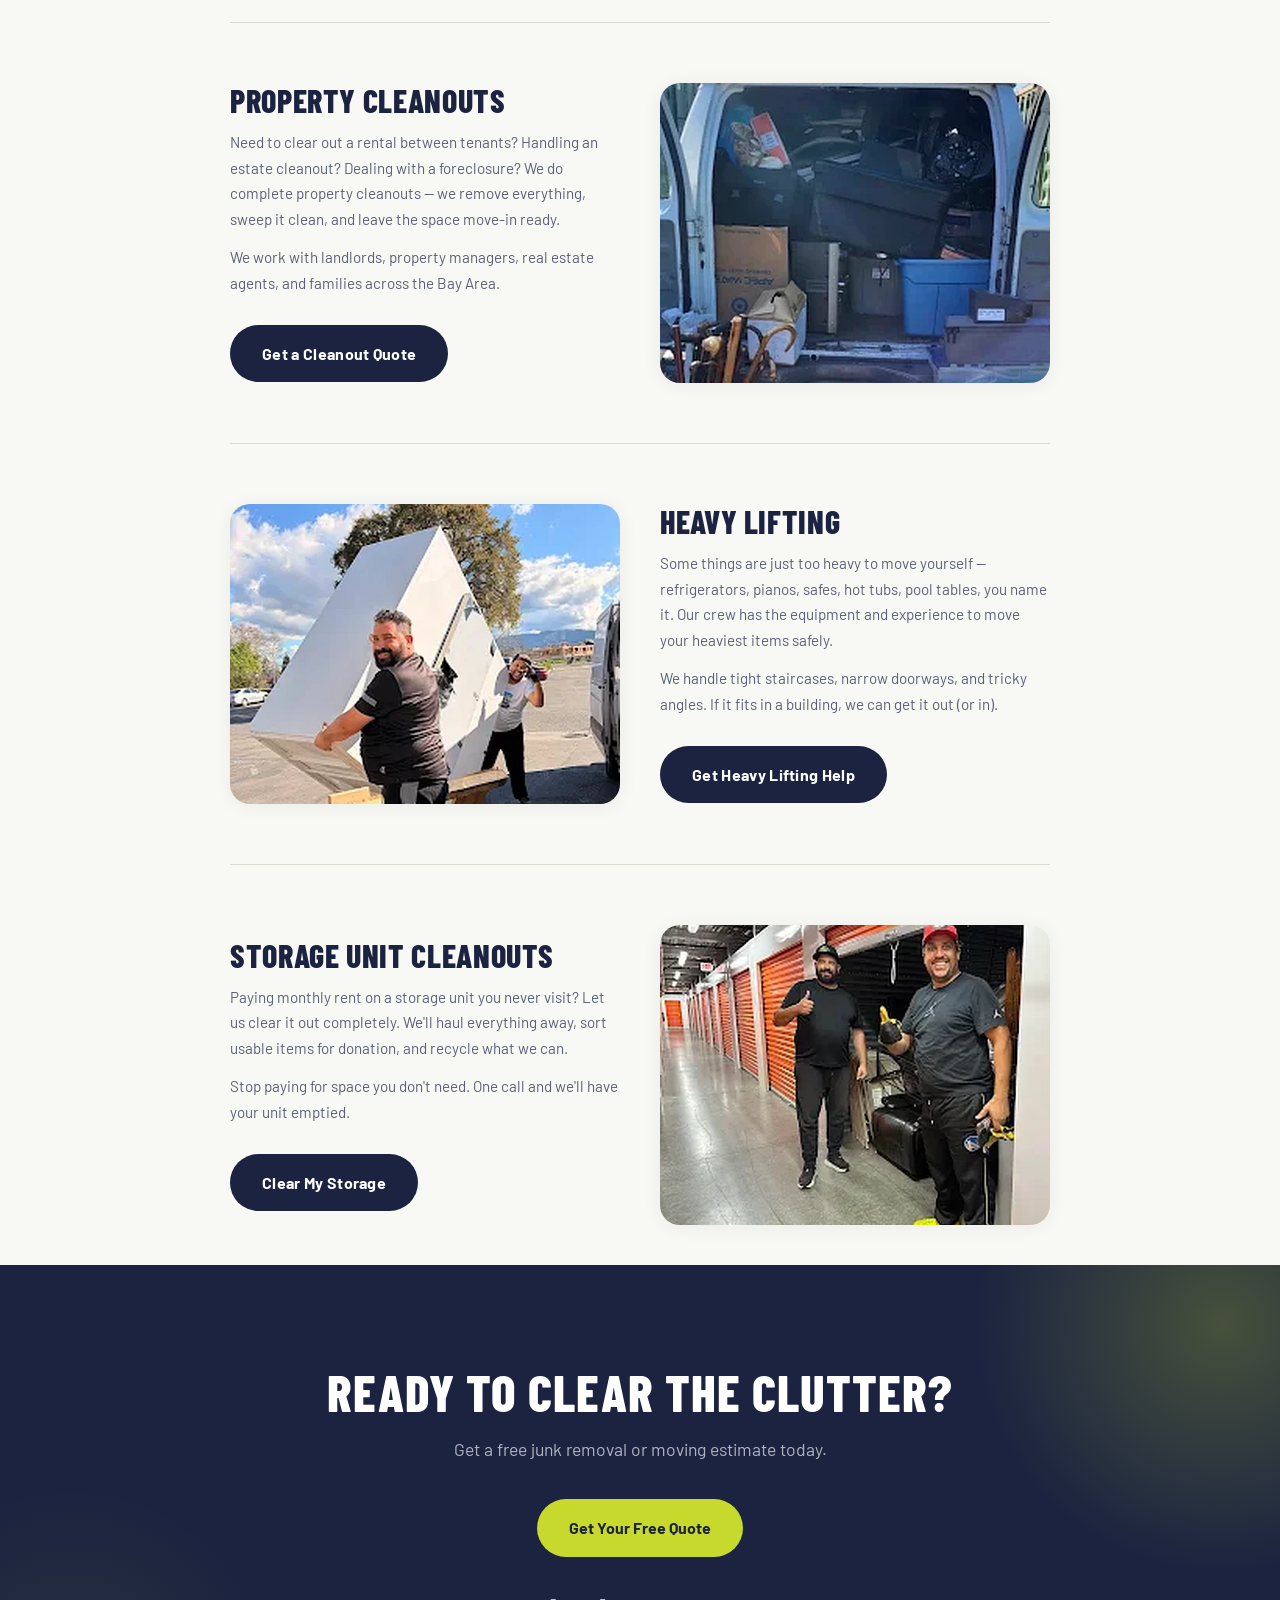
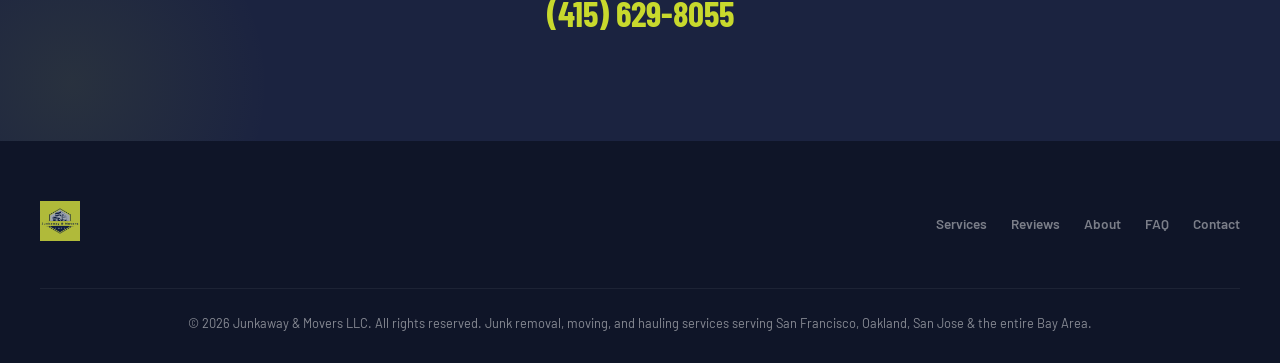
<file: services/index.html>
<!DOCTYPE html>
<html lang="en">
<head>
<meta charset="UTF-8">
<meta name="viewport" content="width=device-width, initial-scale=1.0">
<title>Junk Removal, Moving & Hauling Services | Junkaway & Movers LLC Bay Area</title>
<meta name="description" content="Full-service junk removal, local moving, furniture assembly, property cleanouts, heavy lifting, and storage cleanouts across the San Francisco Bay Area. Same-day service. Call (415) 629-8055.">
<meta name="robots" content="index, follow">
<link rel="canonical" href="https://www.junkawaymovers.com/services">
<meta property="og:title" content="Junk Removal, Moving & Hauling Services | Junkaway & Movers LLC">
<meta property="og:description" content="Full-service junk removal, moving, and hauling across the Bay Area.">
<meta property="og:url" content="https://www.junkawaymovers.com/services">
<meta property="og:image" content="https://www.junkawaymovers.com/junkaway-assets/hero-truck.webp">
<meta property="og:site_name" content="Junkaway & Movers LLC">
<meta name="geo.region" content="US-CA">
<script type="application/ld+json">
{"@context":"https://schema.org","@type":"Service","serviceType":"Junk Removal and Moving","provider":{"@type":"LocalBusiness","name":"Junkaway & Movers LLC","telephone":"+1-415-629-8055","url":"https://www.junkawaymovers.com"},"areaServed":{"@type":"State","name":"California"},"hasOfferCatalog":{"@type":"OfferCatalog","name":"Our Services","itemListElement":[{"@type":"Offer","itemOffered":{"@type":"Service","name":"Junk Removal"}},{"@type":"Offer","itemOffered":{"@type":"Service","name":"Moving Services"}},{"@type":"Offer","itemOffered":{"@type":"Service","name":"Furniture Assembly"}},{"@type":"Offer","itemOffered":{"@type":"Service","name":"Property Cleanouts"}},{"@type":"Offer","itemOffered":{"@type":"Service","name":"Heavy Lifting"}},{"@type":"Offer","itemOffered":{"@type":"Service","name":"Storage Cleanouts"}}]}}
</script>
<link href="https://fonts.googleapis.com/css2?family=Barlow+Condensed:wght@400;500;600;700;800;900&family=Barlow:wght@400;500;600;700&display=swap" rel="stylesheet">
<link rel="stylesheet" href="/style.css">
</head>
<body>
<nav id="navbar"><a href="/" class="nav-logo"><span class="nav-logo-text">Junkaway<br><span>&amp; Movers</span></span><img src="/junkaway-assets/logo.jpg" alt="Junkaway & Movers LLC logo"></a><button class="mobile-menu" id="mobileMenu" aria-label="Menu">☰</button><div class="nav-links" id="navLinks"><a href="/services">Services</a><a href="/reviews">Reviews</a><a href="/about">About</a><a href="/faq">FAQ</a><a href="tel:4156298055" class="nav-cta">(415) 629-8055</a></div></nav>
<div class="mobile-nav-overlay" id="mobileNavOverlay"></div>
<div class="mobile-nav-panel" id="mobileNavPanel"><a href="/services">Services</a><a href="/reviews">Reviews</a><a href="/about">About</a><a href="/faq">FAQ</a><a href="tel:4156298055" class="nav-cta-mobile">Call (415) 629-8055</a></div>
<header class="page-header"><h1>Our Junk Removal & Moving Services</h1><p>From single-item pickups to full property cleanouts, we've got the Bay Area covered. Licensed, insured, and ready to work.</p></header>

<!-- MOBILE CAROUSEL -->
<div class="carousel-wrap" id="servicesCarousel">
  <div class="section" style="padding-bottom:20px">
    <div class="carousel-track">
      <div class="carousel-slide"><div class="service-card"><img class="card-img" src="/junkaway-assets/service-junk-removal.jpg" alt="Junk removal service Bay Area" loading="lazy"><div class="card-body"><h3>Junk Removal</h3><p>Got old furniture, busted appliances, yard waste, or construction debris? We'll haul it all away — fast. Same-day service available across the entire Bay Area.</p><a href="tel:4156298055" class="btn-primary" style="margin-top:12px;font-size:0.85rem;padding:12px 24px">Get a Free Quote</a></div></div></div>
      <div class="carousel-slide"><div class="service-card"><img class="card-img" src="/junkaway-assets/service-moving.webp" alt="Moving services Bay Area" loading="lazy"><div class="card-body"><h3>Moving Services</h3><p>Whether it's a studio apartment or a full family home, our crew handles your belongings with care. Serving all Bay Area cities. No hidden fees.</p><a href="tel:4156298055" class="btn-primary" style="margin-top:12px;font-size:0.85rem;padding:12px 24px">Book Your Move</a></div></div></div>
      <div class="carousel-slide"><div class="service-card"><img class="card-img" src="/junkaway-assets/service-furniture-assembly.webp" alt="Furniture assembly Bay Area" loading="lazy"><div class="card-body"><h3>Furniture Assembly</h3><p>We handle assembly and disassembly for beds, desks, shelving units, office furniture, and more. Let our crew put it together right the first time.</p><a href="tel:4156298055" class="btn-primary" style="margin-top:12px;font-size:0.85rem;padding:12px 24px">Schedule Assembly</a></div></div></div>
      <div class="carousel-slide"><div class="service-card"><img class="card-img" src="/junkaway-assets/service-property-cleanout.webp" alt="Property cleanout service" loading="lazy"><div class="card-body"><h3>Property Cleanouts</h3><p>We do complete property cleanouts for rentals, estates, and foreclosures — we remove everything and leave the space move-in ready.</p><a href="tel:4156298055" class="btn-primary" style="margin-top:12px;font-size:0.85rem;padding:12px 24px">Get a Cleanout Quote</a></div></div></div>
      <div class="carousel-slide"><div class="service-card"><img class="card-img" src="/junkaway-assets/service-heavy-lifting.webp" alt="Heavy lifting service" loading="lazy"><div class="card-body"><h3>Heavy Lifting</h3><p>Refrigerators, pianos, safes, hot tubs — our crew has the equipment and experience to move your heaviest items safely.</p><a href="tel:4156298055" class="btn-primary" style="margin-top:12px;font-size:0.85rem;padding:12px 24px">Get Heavy Lifting Help</a></div></div></div>
      <div class="carousel-slide"><div class="service-card"><img class="card-img" src="/junkaway-assets/service-storage-cleanout.webp" alt="Storage cleanout service" loading="lazy"><div class="card-body"><h3>Storage Cleanouts</h3><p>We'll clear out your storage unit completely, sort usable items for donation, and recycle what we can. Stop paying for space you don't need.</p><a href="tel:4156298055" class="btn-primary" style="margin-top:12px;font-size:0.85rem;padding:12px 24px">Clear My Storage</a></div></div></div>
    </div>
    <div class="carousel-controls">
      <button class="carousel-arrow carousel-prev" aria-label="Previous">‹</button>
      <div class="carousel-dots"><span></span><span></span><span></span><span></span><span></span><span></span></div>
      <button class="carousel-arrow carousel-next" aria-label="Next">›</button>
    </div>
  </div>
</div>

<!-- DESKTOP DETAIL VIEW -->
<section class="service-detail">
  <article class="service-detail-item fade-up"><img src="/junkaway-assets/service-junk-removal.jpg" alt="Professional junk removal service San Francisco Bay Area" loading="lazy"><div><h2>Junk Removal</h2><p>Got old furniture, busted appliances, yard waste, or construction debris? We'll haul it all away — fast. Our team handles everything from single-item pickups to full truckloads across the entire Bay Area.</p><p>We sort items for recycling and donation whenever possible, so your junk doesn't just end up in a landfill. Same-day junk removal service is available.</p><a href="tel:4156298055" class="btn-primary" style="margin-top:16px">Get a Free Quote</a></div></article>
  <article class="service-detail-item fade-up"><img src="/junkaway-assets/service-moving.webp" alt="Local moving services across Bay Area California" loading="lazy"><div><h2>Moving Services</h2><p>Moving across the Bay Area? Whether it's a studio apartment or a full family home, our crew handles your belongings with care. We bring the muscle, the truck, and the experience.</p><p>We serve all Bay Area cities including San Francisco, Oakland, San Jose, Berkeley, Fremont, Palo Alto, and everywhere in between. No hidden fees.</p><a href="tel:4156298055" class="btn-primary" style="margin-top:16px">Book Your Move</a></div></article>
  <article class="service-detail-item fade-up"><img src="/junkaway-assets/service-furniture-assembly.webp" alt="Professional furniture assembly Bay Area" loading="lazy"><div><h2>Furniture Assembly & Disassembly</h2><p>New IKEA delivery sitting in boxes? Moving and need to take apart a bed frame? We handle assembly and disassembly for beds, desks, shelving units, office furniture, and more.</p><p>Save yourself the headache — let our experienced crew put it together right the first time.</p><a href="tel:4156298055" class="btn-primary" style="margin-top:16px">Schedule Assembly</a></div></article>
  <article class="service-detail-item fade-up"><img src="/junkaway-assets/service-property-cleanout.webp" alt="Complete property cleanout service rentals estates" loading="lazy"><div><h2>Property Cleanouts</h2><p>Need to clear out a rental between tenants? Handling an estate cleanout? Dealing with a foreclosure? We do complete property cleanouts — we remove everything, sweep it clean, and leave the space move-in ready.</p><p>We work with landlords, property managers, real estate agents, and families across the Bay Area.</p><a href="tel:4156298055" class="btn-primary" style="margin-top:16px">Get a Cleanout Quote</a></div></article>
  <article class="service-detail-item fade-up"><img src="/junkaway-assets/service-heavy-lifting.webp" alt="Heavy lifting large appliance moving service" loading="lazy"><div><h2>Heavy Lifting</h2><p>Some things are just too heavy to move yourself — refrigerators, pianos, safes, hot tubs, pool tables, you name it. Our crew has the equipment and experience to move your heaviest items safely.</p><p>We handle tight staircases, narrow doorways, and tricky angles. If it fits in a building, we can get it out (or in).</p><a href="tel:4156298055" class="btn-primary" style="margin-top:16px">Get Heavy Lifting Help</a></div></article>
  <article class="service-detail-item fade-up"><img src="/junkaway-assets/service-storage-cleanout.webp" alt="Storage unit cleanout haul away service Bay Area" loading="lazy"><div><h2>Storage Unit Cleanouts</h2><p>Paying monthly rent on a storage unit you never visit? Let us clear it out completely. We'll haul everything away, sort usable items for donation, and recycle what we can.</p><p>Stop paying for space you don't need. One call and we'll have your unit emptied.</p><a href="tel:4156298055" class="btn-primary" style="margin-top:16px">Clear My Storage</a></div></article>
</section>
<section class="cta-section"><h2>Ready to Clear the Clutter?</h2><p>Get a free junk removal or moving estimate today.</p><a href="tel:4156298055" class="btn-accent">Get Your Free Quote</a><span class="cta-phone"><a href="tel:4156298055">(415) 629-8055</a></span></section>
<footer><div class="footer-top"><div class="footer-logo"><img src="/junkaway-assets/logo.jpg" alt="Junkaway & Movers LLC"></div><div class="footer-links"><a href="/services">Services</a><a href="/reviews">Reviews</a><a href="/about">About</a><a href="/faq">FAQ</a><a href="tel:4156298055">Contact</a></div></div><div class="copyright">&copy; 2026 Junkaway & Movers LLC. All rights reserved. Junk removal, moving, and hauling services serving San Francisco, Oakland, San Jose &amp; the entire Bay Area.</div></footer>
<button class="chat-toggle" id="chatToggle" aria-label="Open chat">💬</button><div class="chat-window" id="chatWindow"><div class="chat-header"><span class="chat-header-dot"></span><div class="chat-header-info"><h4>Junkaway Assistant</h4><p>Automated — Not a human agent</p></div></div><div class="chat-messages" id="chatMessages"></div><div class="chat-disclaimer">🤖 AI assistant — connects you to Aymen via text. No pricing given here. Prefer to call? <a href="tel:4156298055">(415) 629-8055</a></div><div class="chat-input-area"><input type="text" id="chatInput" placeholder="Type your answer..." autocomplete="off"><button id="chatSend" aria-label="Send">➤</button></div></div><script src="/chatbot.js"></script><script src="/main.js"></script>
</body>
</html>
</file>
<file: style.css>
*,*::before,*::after{margin:0;padding:0;box-sizing:border-box}
:root{--bg:#F8F9F4;--bg-warm:#EFF0E8;--text:#1B2340;--text-muted:#5A6078;--accent:#C8D92D;--accent-dark:#A8B820;--accent-glow:rgba(200,217,45,0.25);--navy:#1B2340;--navy-light:#2A345A;--navy-mid:#3D4A72;--white:#FFFFFF;--border:#D8DAD0;--shadow:0 2px 20px rgba(27,35,64,0.06);--shadow-lg:0 8px 40px rgba(27,35,64,0.1);--radius:12px;--radius-lg:20px}
html{scroll-behavior:smooth;font-size:16px}
body{font-family:'Barlow',sans-serif;background:var(--bg);color:var(--text);overflow-x:hidden;line-height:1.6}
h1,h2,h3,h4{font-family:'Barlow Condensed',sans-serif;font-weight:800;line-height:1.05;text-transform:uppercase;letter-spacing:0.02em}
nav{position:fixed;top:0;left:0;right:0;z-index:100;padding:12px 40px;display:flex;align-items:center;justify-content:space-between;backdrop-filter:blur(20px);background:rgba(248,249,244,0.88);border-bottom:1px solid transparent;transition:all 0.3s}
nav.scrolled{border-bottom-color:var(--border);box-shadow:0 1px 10px rgba(0,0,0,0.04)}
.nav-logo{display:flex;align-items:center;gap:10px;text-decoration:none}
.nav-logo img{height:44px;width:auto;object-fit:contain}
.nav-logo-text{font-family:'Barlow Condensed',sans-serif;font-weight:800;font-size:1.15rem;line-height:1.1;color:var(--navy);text-transform:uppercase;letter-spacing:0.03em;white-space:nowrap}
.nav-logo-text span{color:var(--accent-dark);font-weight:700}
.nav-links{display:flex;gap:32px;align-items:center}
.nav-links a{text-decoration:none;color:var(--text-muted);font-size:0.88rem;font-weight:700;transition:color 0.2s;letter-spacing:0.04em;text-transform:uppercase}
.nav-links a:hover,.nav-links a.active{color:var(--navy)}
.nav-cta{background:var(--navy);color:var(--white)!important;padding:10px 24px;border-radius:50px;transition:all 0.2s!important;text-transform:none!important;letter-spacing:0!important}
.nav-cta:hover{background:var(--navy-light);transform:translateY(-1px)}
.mobile-menu{display:none;background:none;border:none;font-size:24px;cursor:pointer;color:var(--text)}
.hero{min-height:100vh;display:flex;align-items:center;padding:110px 40px 80px;position:relative;overflow:hidden}
.hero::before{content:'';position:absolute;top:-20%;right:-10%;width:600px;height:600px;background:radial-gradient(circle,var(--accent-glow) 0%,transparent 70%);border-radius:50%;pointer-events:none}
.hero-inner{max-width:1200px;margin:0 auto;width:100%;display:grid;grid-template-columns:1.1fr 0.9fr;gap:60px;align-items:center}
.hero h1{font-size:4.2rem;color:var(--navy);margin-bottom:20px;letter-spacing:0.01em}
.hero h1 span{color:var(--accent-dark);position:relative}
.hero h1 span::after{content:'';position:absolute;bottom:2px;left:0;right:0;height:6px;background:var(--accent);opacity:0.4;border-radius:3px}
.hero p{font-size:1.1rem;color:var(--text-muted);max-width:500px;margin-bottom:36px;line-height:1.7}
.hero-actions{display:flex;gap:16px;align-items:center;flex-wrap:wrap}
.btn-primary{display:inline-flex;align-items:center;gap:8px;background:var(--navy);color:var(--white);padding:16px 32px;border-radius:50px;font-size:1rem;font-weight:700;text-decoration:none;transition:all 0.25s;border:none;cursor:pointer;font-family:inherit;letter-spacing:0.02em}
.btn-primary:hover{background:var(--navy-light);transform:translateY(-2px);box-shadow:0 4px 20px rgba(27,35,64,0.3)}
.btn-secondary{display:inline-flex;align-items:center;gap:8px;background:transparent;color:var(--navy);padding:16px 32px;border-radius:50px;font-size:1rem;font-weight:700;text-decoration:none;transition:all 0.25s;border:2px solid var(--border)}
.btn-secondary:hover{border-color:var(--navy);color:var(--navy)}
.btn-accent{display:inline-flex;align-items:center;gap:8px;background:var(--accent);color:var(--navy);padding:16px 32px;border-radius:50px;font-size:1rem;font-weight:700;text-decoration:none;transition:all 0.25s;border:none;cursor:pointer;font-family:inherit}
.btn-accent:hover{background:var(--accent-dark);transform:translateY(-2px);box-shadow:0 4px 20px var(--accent-glow)}
.hero-visual{position:relative}
.hero-img-main{width:100%;border-radius:var(--radius-lg);overflow:hidden;box-shadow:var(--shadow-lg);position:relative}
.hero-img-main img{width:100%;height:480px;object-fit:cover;display:block}
.hero-img-main::after{content:'';position:absolute;bottom:0;left:0;right:0;height:40%;background:linear-gradient(to top,rgba(27,35,64,0.35),transparent);pointer-events:none;border-radius:0 0 var(--radius-lg) var(--radius-lg)}
.hero-badge-card{position:absolute;bottom:-20px;left:20px;background:var(--white);border-radius:var(--radius);padding:16px 20px;box-shadow:var(--shadow-lg);display:flex;align-items:center;gap:12px;border:1px solid var(--border)}
.hero-badge-card .stars{color:#E8A838;font-size:1.1rem;letter-spacing:2px}
.hero-badge-card .info{font-size:0.85rem;font-weight:700}
.hero-badge-card .info span{color:var(--text-muted);font-weight:400;font-size:0.78rem;display:block}
.section{padding:100px 40px}
.section-header{text-align:center;max-width:600px;margin:0 auto 60px}
.section-header .tag{font-size:0.75rem;font-weight:800;text-transform:uppercase;letter-spacing:0.15em;color:var(--accent-dark);margin-bottom:12px}
.section-header h2{font-size:2.8rem;margin-bottom:16px;letter-spacing:0.02em;color:var(--navy)}
.section-header p{color:var(--text-muted);font-size:1.02rem}
.page-header{padding:140px 40px 60px;text-align:center;background:var(--bg-warm)}
.page-header h1{font-size:3.2rem;color:var(--navy);margin-bottom:16px}
.page-header p{color:var(--text-muted);font-size:1.1rem;max-width:600px;margin:0 auto}
.services-grid{display:grid;grid-template-columns:repeat(3,1fr);gap:24px;max-width:960px;margin:0 auto}
.service-card{background:var(--white);border:1px solid var(--border);border-radius:var(--radius-lg);padding:0;transition:all 0.3s;overflow:hidden;text-decoration:none;color:inherit;display:block}
.service-card:hover{transform:translateY(-4px);box-shadow:var(--shadow-lg);border-color:var(--navy)}
.service-card .card-img{width:100%;aspect-ratio:4/3;object-fit:cover;display:block}
.service-card .card-body{padding:24px}
.service-card h3{font-size:1.3rem;margin-bottom:8px;color:var(--navy)}
.service-card p{color:var(--text-muted);font-size:0.88rem;line-height:1.6}
.service-detail{max-width:900px;margin:0 auto;padding:40px}
.service-detail-item{display:grid;grid-template-columns:1fr 1fr;gap:40px;align-items:center;margin-bottom:60px;padding-bottom:60px;border-bottom:1px solid var(--border)}
.service-detail-item:last-child{border-bottom:none;margin-bottom:0;padding-bottom:0}
.service-detail-item:nth-child(even){direction:rtl}
.service-detail-item:nth-child(even)>*{direction:ltr}
.service-detail-item img{width:100%;height:300px;object-fit:cover;border-radius:var(--radius-lg);box-shadow:var(--shadow)}
.service-detail-item h2{font-size:2rem;color:var(--navy);margin-bottom:12px}
.service-detail-item p{color:var(--text-muted);font-size:0.95rem;line-height:1.7;margin-bottom:12px}
.gallery-section{background:var(--navy);padding:100px 40px;overflow:hidden}
.gallery-section .section-header h2{color:var(--white)}
.gallery-section .section-header p{color:rgba(255,255,255,0.55)}
.gallery-section .section-header .tag{color:var(--accent)}
.gallery-scroll{display:flex;gap:16px;animation:scrollGallery 35s linear infinite;width:max-content}
.gallery-scroll:hover{animation-play-state:paused}
.gallery-item{flex-shrink:0;width:300px;height:240px;border-radius:var(--radius);overflow:hidden;position:relative}
.gallery-item img{width:100%;height:100%;object-fit:cover;transition:transform 0.4s}
.gallery-item:hover img{transform:scale(1.05)}
.gallery-item .overlay{position:absolute;inset:0;background:linear-gradient(to top,rgba(27,35,64,0.6),transparent 60%);opacity:0;transition:opacity 0.3s;display:flex;align-items:flex-end;padding:16px}
.gallery-item:hover .overlay{opacity:1}
.gallery-item .overlay span{color:var(--white);font-size:0.85rem;font-weight:700}
@keyframes scrollGallery{0%{transform:translateX(0)}100%{transform:translateX(-50%)}}
.reviews-section{background:var(--bg-warm)}
.reviews-grid{display:grid;grid-template-columns:repeat(3,1fr);gap:24px;max-width:1200px;margin:0 auto}
.review-card{background:var(--white);border:1px solid var(--border);border-radius:var(--radius-lg);padding:28px;transition:all 0.3s}
.review-card:hover{transform:translateY(-3px);box-shadow:var(--shadow)}
.review-header{display:flex;align-items:center;gap:12px;margin-bottom:14px}
.review-avatar{width:44px;height:44px;background:var(--navy);border-radius:50%;display:flex;align-items:center;justify-content:center;color:var(--accent);font-weight:800;font-size:0.9rem;flex-shrink:0}
.review-name{font-weight:700;font-size:0.93rem;color:var(--navy)}
.review-date{font-size:0.76rem;color:var(--text-muted)}
.review-stars{color:#E8A838;font-size:0.9rem;letter-spacing:1px;margin-bottom:12px}
.review-text{color:var(--text-muted);font-size:0.88rem;line-height:1.65}
.about-grid{display:grid;grid-template-columns:1fr 1fr;gap:60px;max-width:1200px;margin:0 auto;align-items:center}
.about-img-wrap{position:relative}
.about-img-wrap>img{width:100%;height:460px;object-fit:cover;border-radius:var(--radius-lg);box-shadow:var(--shadow-lg)}
.about-img-secondary{position:absolute;bottom:-24px;right:-24px;width:200px;height:200px;border-radius:var(--radius);overflow:hidden;box-shadow:var(--shadow-lg);border:4px solid var(--white)}
.about-img-secondary img{width:100%;height:100%;object-fit:cover}
.about-content h2{font-size:2.6rem;margin-bottom:20px;color:var(--navy)}
.about-content p{color:var(--text-muted);font-size:0.98rem;margin-bottom:14px;line-height:1.7}
.about-content .signature{font-family:'Barlow',sans-serif;font-style:italic;color:var(--navy);font-size:1.15rem;margin-top:24px}
.about-features{display:grid;grid-template-columns:1fr 1fr;gap:14px;margin-top:28px}
.about-feature{display:flex;align-items:center;gap:10px;font-size:0.9rem;font-weight:600}
.about-feature .check{width:24px;height:24px;background:var(--accent);border-radius:50%;display:flex;align-items:center;justify-content:center;color:var(--navy);font-size:13px;font-weight:800;flex-shrink:0}
.cta-section{background:var(--navy);padding:100px 40px;text-align:center;color:var(--white);position:relative;overflow:hidden}
.cta-section::before{content:'';position:absolute;top:-40%;right:-15%;width:500px;height:500px;background:radial-gradient(circle,var(--accent-glow) 0%,transparent 70%);border-radius:50%}
.cta-section::after{content:'';position:absolute;bottom:-30%;left:-10%;width:400px;height:400px;background:radial-gradient(circle,rgba(200,217,45,0.08) 0%,transparent 70%);border-radius:50%}
.cta-section h2{font-size:3.2rem;margin-bottom:16px;color:var(--white)}
.cta-section p{font-size:1.1rem;opacity:0.65;margin-bottom:36px;max-width:500px;margin-left:auto;margin-right:auto}
.cta-phone{font-family:'Barlow Condensed',sans-serif;font-size:2.2rem;font-weight:700;margin-top:28px;display:block}
.cta-phone a{color:var(--accent);text-decoration:none}
footer{background:#0F1528;color:rgba(255,255,255,0.5);padding:60px 40px 30px}
footer .footer-top{display:flex;justify-content:space-between;align-items:center;max-width:1200px;margin:0 auto 40px;flex-wrap:wrap;gap:20px}
footer .footer-logo img{height:40px;width:auto;opacity:0.85}
footer .footer-links{display:flex;gap:24px}
footer .footer-links a{color:rgba(255,255,255,0.45);text-decoration:none;font-size:0.85rem;font-weight:600;transition:color 0.2s}
footer .footer-links a:hover{color:var(--accent)}
footer .copyright{font-size:0.8rem;border-top:1px solid rgba(255,255,255,0.06);padding-top:24px;max-width:1200px;margin:0 auto;text-align:center}
.chat-toggle{position:fixed;bottom:28px;right:28px;z-index:999;width:64px;height:64px;border-radius:50%;background:var(--navy);color:var(--accent);border:none;cursor:pointer;font-size:26px;display:flex;align-items:center;justify-content:center;box-shadow:0 4px 24px rgba(27,35,64,0.4);transition:all 0.3s}
.chat-toggle:hover{transform:scale(1.08);box-shadow:0 6px 30px rgba(27,35,64,0.5)}
.chat-toggle.open{background:var(--text);border-radius:16px;width:48px;height:48px;font-size:20px;color:var(--white)}
.chat-window{position:fixed;bottom:100px;right:28px;z-index:998;width:400px;max-height:560px;background:var(--white);border-radius:var(--radius-lg);box-shadow:0 12px 60px rgba(0,0,0,0.15);border:1px solid var(--border);display:none;flex-direction:column;overflow:hidden;animation:chatIn 0.3s ease}
.chat-window.visible{display:flex}
@keyframes chatIn{from{opacity:0;transform:translateY(16px) scale(0.96)}to{opacity:1;transform:translateY(0) scale(1)}}
.chat-header{background:var(--navy);color:var(--white);padding:20px 24px;display:flex;align-items:center;gap:12px}
.chat-header-dot{width:10px;height:10px;background:var(--accent);border-radius:50%;border:2px solid rgba(255,255,255,0.2);animation:pulse 2s infinite}
@keyframes pulse{0%,100%{opacity:1}50%{opacity:0.4}}
.chat-header-info h4{font-family:'Barlow',sans-serif;font-weight:700;font-size:0.95rem}
.chat-header-info p{font-size:0.75rem;opacity:0.65}
.chat-messages{flex:1;overflow-y:auto;padding:20px;display:flex;flex-direction:column;gap:12px;min-height:300px;max-height:360px;background:var(--bg)}
.msg{max-width:85%;padding:12px 16px;border-radius:16px;font-size:0.86rem;line-height:1.55;animation:msgIn 0.25s ease}
@keyframes msgIn{from{opacity:0;transform:translateY(8px)}to{opacity:1;transform:translateY(0)}}
.msg.bot{background:var(--white);color:var(--text);border:1px solid var(--border);align-self:flex-start;border-bottom-left-radius:4px}
.msg.user{background:var(--navy);color:var(--white);align-self:flex-end;border-bottom-right-radius:4px}
.msg.typing .dots{display:inline-flex;gap:4px}
.msg.typing .dots span{width:6px;height:6px;background:var(--text-muted);border-radius:50%;animation:dotBounce 1.4s infinite}
.msg.typing .dots span:nth-child(2){animation-delay:0.2s}
.msg.typing .dots span:nth-child(3){animation-delay:0.4s}
@keyframes dotBounce{0%,60%,100%{transform:translateY(0)}30%{transform:translateY(-6px)}}
.chat-input-area{padding:16px;border-top:1px solid var(--border);display:flex;gap:8px;background:var(--white)}
.chat-input-area input{flex:1;border:2px solid var(--border);border-radius:50px;padding:12px 18px;font-size:0.86rem;font-family:inherit;outline:none;transition:border-color 0.2s}
.chat-input-area input:focus{border-color:var(--navy)}
.chat-disclaimer{padding:10px 16px;background:#FFF9E6;border-top:1px solid #E8DFB8;border-bottom:1px solid #E8DFB8;font-size:0.68rem;line-height:1.5;color:#7A6F4E}
.chat-disclaimer a{color:var(--navy);font-weight:700;text-decoration:underline}
.msg.bot a.sms-link{display:inline-block;margin-top:8px;background:var(--accent);color:var(--navy);padding:10px 20px;border-radius:50px;text-decoration:none;font-weight:700;font-size:0.84rem;transition:all 0.2s}
.msg.bot a.sms-link:hover{background:var(--accent-dark);transform:translateY(-1px)}
.msg.bot a.call-link{display:inline-block;margin-top:6px;color:var(--navy);font-weight:700;text-decoration:underline;font-size:0.82rem}
.chat-input-area button{width:42px;height:42px;border-radius:50%;background:var(--navy);color:var(--accent);border:none;cursor:pointer;font-size:18px;display:flex;align-items:center;justify-content:center;transition:all 0.2s;flex-shrink:0}
.chat-input-area button:hover{background:var(--navy-light)}
.chat-input-area button:disabled{opacity:0.5;cursor:not-allowed}
.fade-up{opacity:0;transform:translateY(30px);transition:all 0.6s ease}
.fade-up.visible{opacity:1;transform:translateY(0)}
/* CAROUSEL */
.carousel-wrap{display:none}
.carousel-track{display:flex;overflow-x:auto;scroll-snap-type:x mandatory;-webkit-overflow-scrolling:touch;scrollbar-width:none;gap:0}
.carousel-track::-webkit-scrollbar{display:none}
.carousel-track>.carousel-slide{flex:0 0 100%;scroll-snap-align:center;padding:0 20px;box-sizing:border-box}
.carousel-controls{display:flex;align-items:center;justify-content:center;gap:16px;margin-top:20px}
.carousel-dots{display:flex;gap:6px;flex-wrap:wrap;justify-content:center;max-width:200px}
.carousel-dots span{width:8px;height:8px;border-radius:50%;background:var(--border);transition:all 0.3s;cursor:pointer;flex-shrink:0}
.carousel-dots span.active{background:var(--navy);transform:scale(1.3)}
.carousel-arrow{width:44px;height:44px;border-radius:50%;border:2px solid var(--border);background:var(--white);color:var(--navy);font-size:20px;cursor:pointer;display:flex;align-items:center;justify-content:center;transition:all 0.2s;font-family:inherit;flex-shrink:0;-webkit-tap-highlight-color:transparent;touch-action:manipulation;user-select:none;position:relative;z-index:10}
.carousel-arrow:hover,.carousel-arrow:active{border-color:var(--navy);background:var(--navy);color:var(--white)}

/* MOBILE NAV OVERLAY */
.mobile-nav-overlay{display:none;position:fixed;top:0;left:0;right:0;bottom:0;background:rgba(27,35,64,0.5);z-index:99;opacity:0;transition:opacity 0.3s;pointer-events:none}
.mobile-nav-overlay.visible{opacity:1;pointer-events:auto}
.mobile-nav-panel{display:none;position:fixed;top:0;right:-100%;width:80%;max-width:320px;height:100%;background:var(--white);z-index:101;padding:100px 24px 40px;transition:right 0.35s ease;box-shadow:-4px 0 30px rgba(0,0,0,0.1);overflow-y:auto;pointer-events:none}
.mobile-nav-panel.open{right:0;pointer-events:auto}
.mobile-nav-panel a{display:block;text-decoration:none;color:var(--navy);font-family:'Barlow Condensed',sans-serif;font-weight:800;font-size:1.3rem;text-transform:uppercase;letter-spacing:0.03em;padding:18px 20px;margin-bottom:8px;border-radius:var(--radius);background:var(--bg);border:1px solid var(--border);transition:all 0.2s}
.mobile-nav-panel a:hover,.mobile-nav-panel a:active{background:var(--navy);color:var(--white);border-color:var(--navy)}
.mobile-nav-panel a.nav-cta-mobile{background:var(--accent);color:var(--navy);border-color:var(--accent);text-align:center;font-size:1.1rem;margin-top:16px}

@media(max-width:1024px){
  .hero-inner{grid-template-columns:1fr;text-align:center}.hero h1{font-size:3.2rem}.hero p{margin:0 auto 36px}.hero-actions{justify-content:center}.hero-visual{max-width:500px;margin:0 auto}.services-grid,.reviews-grid{grid-template-columns:1fr 1fr}.about-grid{grid-template-columns:1fr;text-align:center}.about-img-secondary{right:auto;left:50%;transform:translateX(-50%)}.service-detail-item{grid-template-columns:1fr}.service-detail-item:nth-child(even){direction:ltr}
}
@media(max-width:768px){
  nav{padding:12px 20px}
  .nav-links{display:none!important}
  .mobile-menu{display:block}
  .mobile-nav-overlay{display:block}
  .mobile-nav-panel{display:block}
  .nav-logo-text{font-size:0.95rem}
  .section{padding:60px 20px}

  /* HERO: text above, image below, centered on mobile */
  .hero{padding:90px 20px 40px;min-height:auto}
  .hero::before{display:none}
  .hero-inner{grid-template-columns:1fr;gap:24px;text-align:center}
  .hero h1{font-size:2rem;margin-bottom:12px}
  .hero p{font-size:0.88rem;margin:0 auto 20px;line-height:1.55;max-width:none}
  .hero-actions{justify-content:center;gap:10px;flex-direction:row}
  .hero-actions .btn-primary{padding:12px 22px;font-size:0.82rem}
  .hero-actions .btn-secondary{padding:12px 22px;font-size:0.82rem}
  .hero-visual{max-width:300px;margin:0 auto}
  .hero-img-main{border-radius:var(--radius)}
  .hero-img-main img{height:200px;border-radius:var(--radius)}
  .hero-badge-card{bottom:-12px;left:8px;padding:8px 12px;border-radius:8px}
  .hero-badge-card .stars{font-size:0.8rem}
  .hero-badge-card .info{font-size:0.7rem}
  .hero-badge-card .info span{font-size:0.6rem}

  /* HIDE sections on mobile homepage (services, reviews) */
  .mobile-hide{display:none!important}

  /* GALLERY on mobile */
  .gallery-section{padding:60px 20px}
  .gallery-item{width:260px;height:200px}

  /* CAROUSEL visible on mobile */
  .carousel-wrap{display:block}
  /* Hide grid versions on services/reviews pages */
  .mobile-hide-grid{display:none!important}

  /* Service detail carousel */
  .carousel-slide .service-card{margin:0;border:1px solid var(--border)}
  .carousel-slide .service-card .card-img{aspect-ratio:16/10}

  /* Review carousel */
  .carousel-slide .review-card{margin:0}

  .about-features{grid-template-columns:1fr}
  .about-img-wrap>img{height:280px}
  .about-img-secondary{width:120px;height:120px;bottom:-12px;right:-8px}
  .about-grid{grid-template-columns:1fr;text-align:center}
  .about-img-secondary{right:auto;left:50%;transform:translateX(-50%)}

  .cta-section h2{font-size:2rem}
  .cta-section{padding:60px 20px}
  .cta-phone{font-size:1.6rem}

  .chat-window{width:calc(100vw - 24px);right:12px;bottom:90px;max-height:70vh}
  footer .footer-top{flex-direction:column;text-align:center}
  .page-header{padding:100px 20px 40px}
  .page-header h1{font-size:2rem}

  .service-detail{display:none}
  .service-detail-item{grid-template-columns:1fr}
}
</file>
